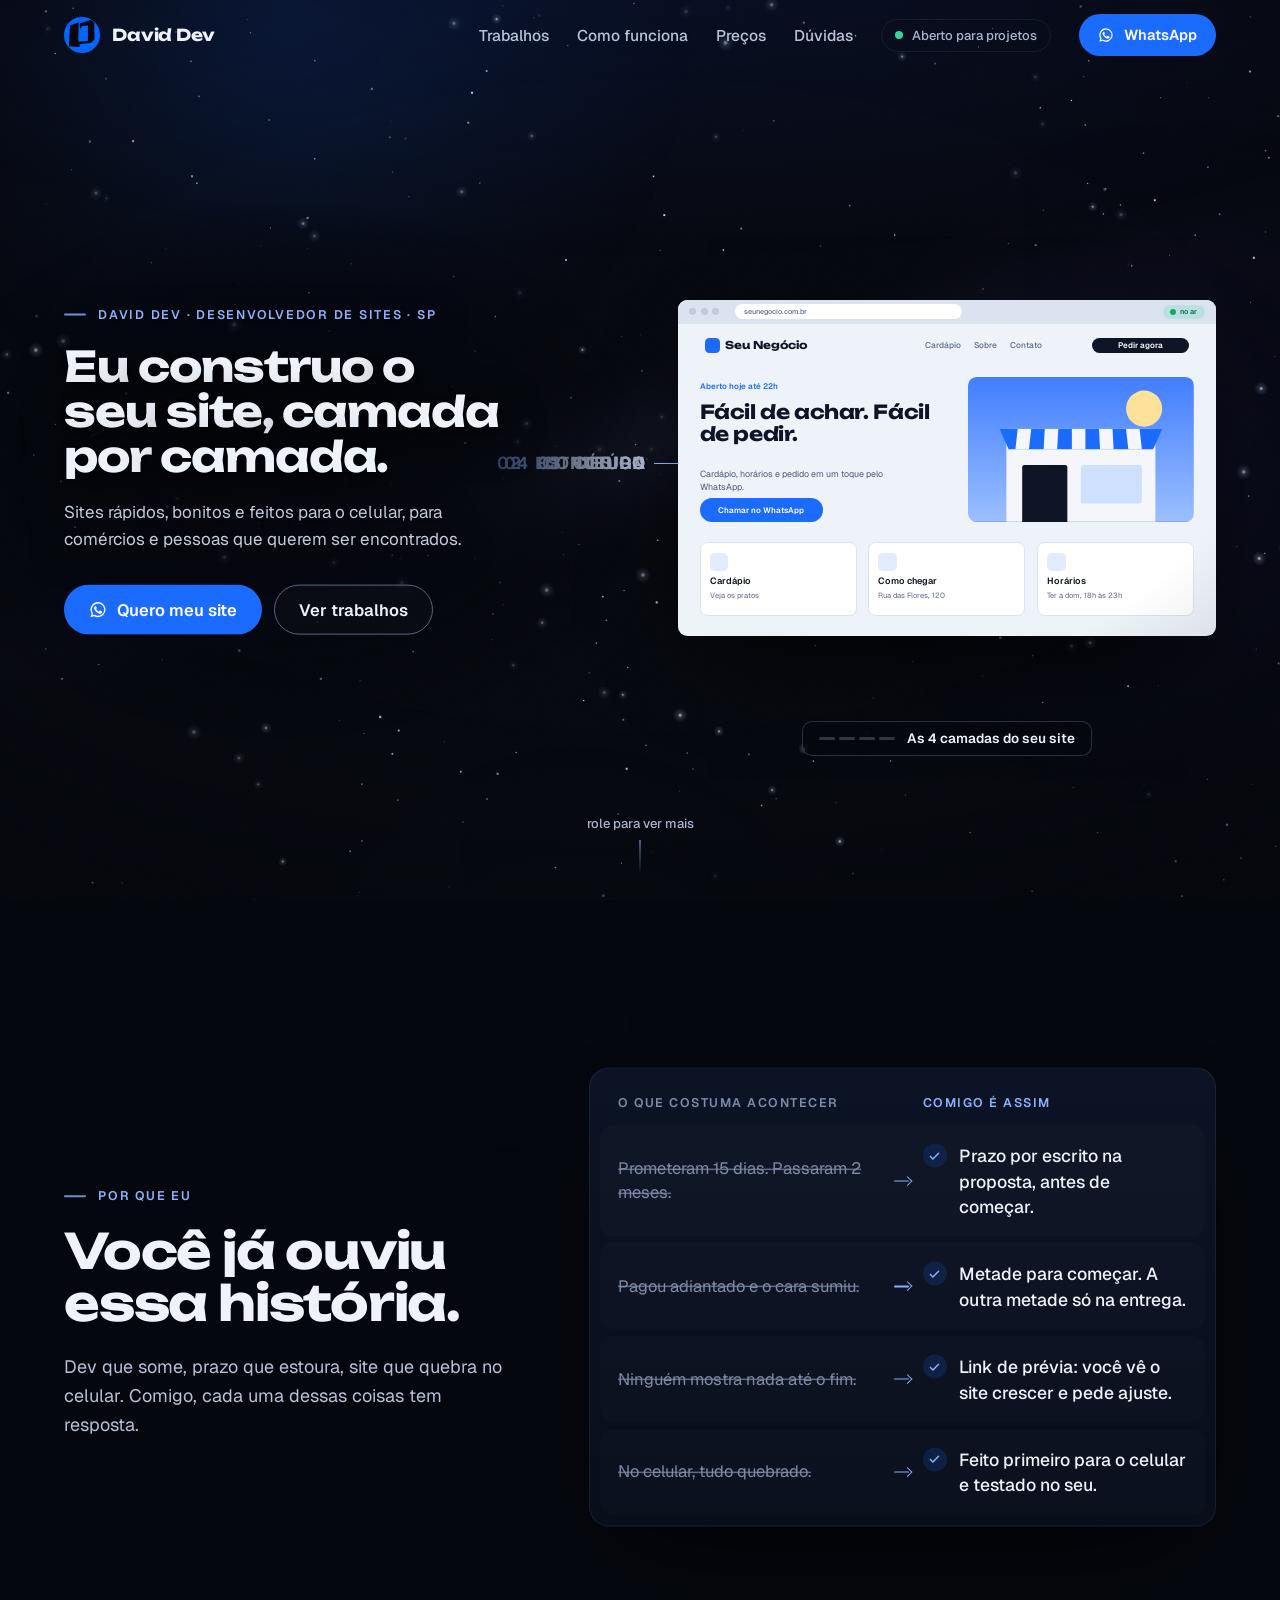
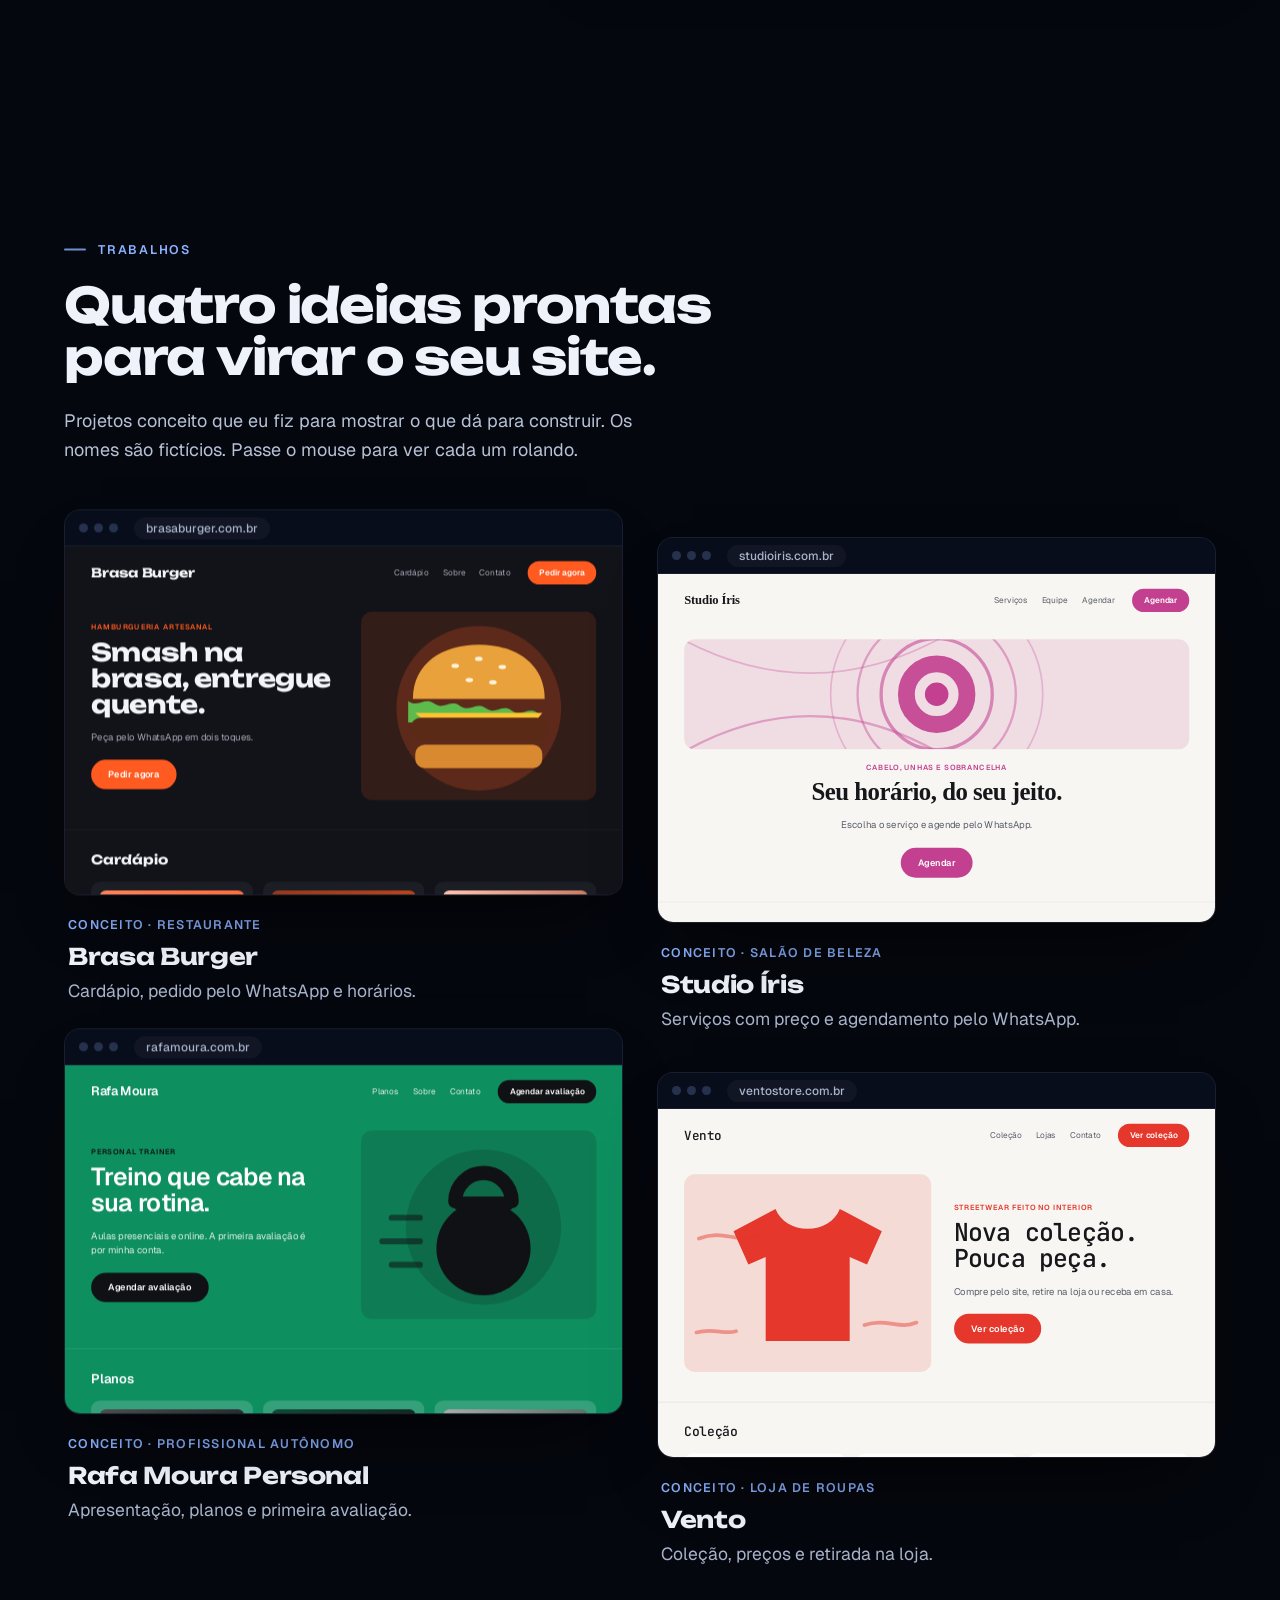
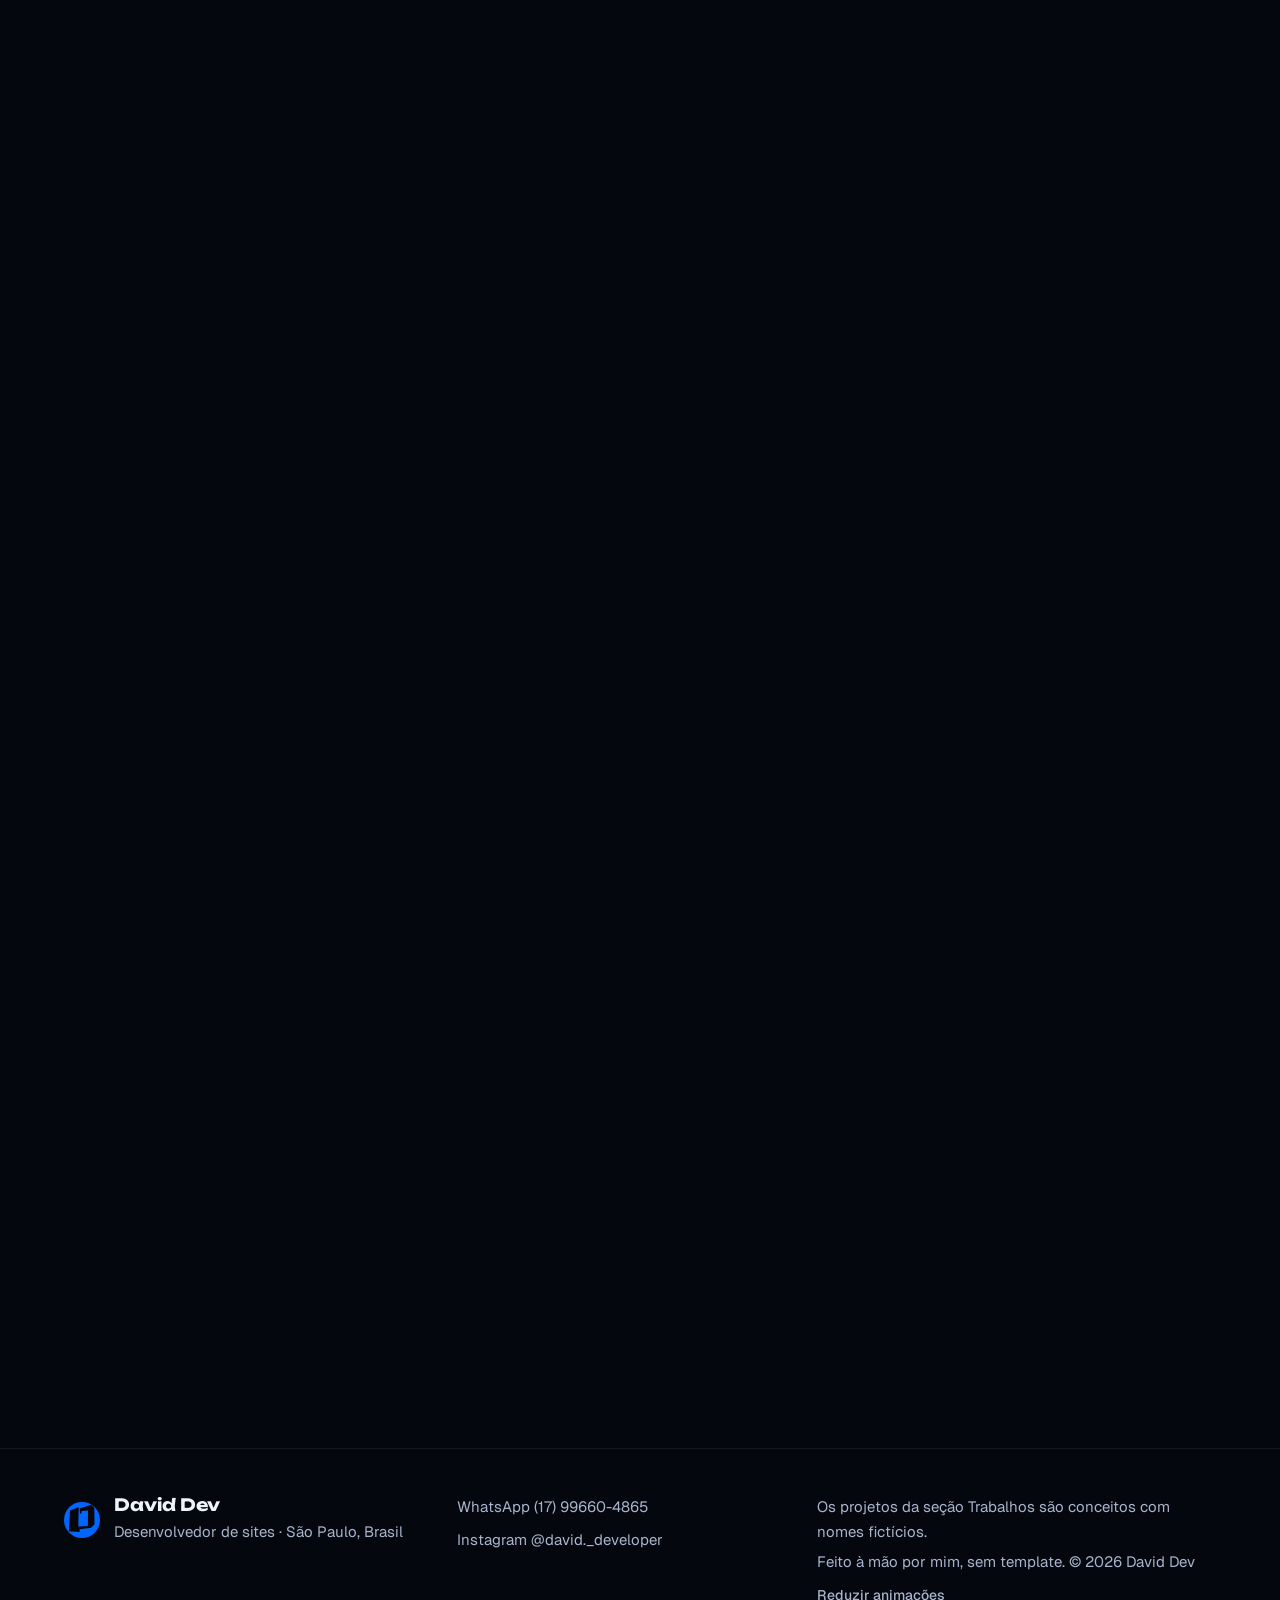
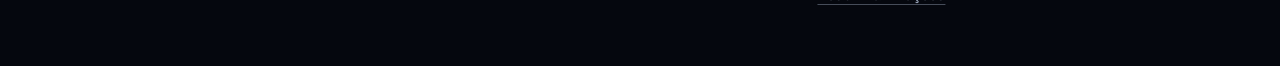
<file: index.html>
<!doctype html>
<html lang="pt-BR">
<head>
<meta charset="utf-8">
<meta name="viewport" content="width=device-width, initial-scale=1">
<title>DavidDevPortifolio · Criação de sites para comércios e pessoas em SP</title>
<meta name="description" content="Criação de sites rápidos e feitos para o celular, para comércios e profissionais. Prazo por escrito, metade na entrega. Orçamento pelo WhatsApp.">
<meta name="robots" content="index,follow,max-image-preview:large">
<meta name="author" content="David Dev">
<meta name="theme-color" content="#05070E">
<link rel="canonical" href="https://davizzinn.github.io/daviddevport/">
<link rel="icon" href="favicon.ico" sizes="48x48">
<link rel="icon" type="image/svg+xml" href="assets/logo.svg">
<link rel="apple-touch-icon" href="apple-touch-icon.png">
<meta property="og:type" content="website">
<meta property="og:locale" content="pt_BR">
<meta property="og:site_name" content="DavidDevPortifolio">
<meta property="og:title" content="DavidDevPortifolio · Criação de sites para comércios e pessoas">
<meta property="og:description" content="Eu construo o seu site, camada por camada. Prazo por escrito, metade na entrega.">
<!-- DEPLOY STEP: URLs absolutas do site no ar (https://davizzinn.github.io/daviddevport) -->
<meta property="og:url" content="https://davizzinn.github.io/daviddevport/">
<meta property="og:image" content="https://davizzinn.github.io/daviddevport/assets/og-daviddev.jpg">
<meta property="og:image:width" content="1200">
<meta property="og:image:height" content="630">
<meta property="og:image:alt" content="DavidDevPortifolio: logo do David Dev e o endereço davizzinn.github.io/daviddevport.">
<meta name="twitter:card" content="summary_large_image">
<meta name="twitter:title" content="DavidDevPortifolio · Criação de sites para comércios e pessoas">
<meta name="twitter:image" content="https://davizzinn.github.io/daviddevport/assets/og-daviddev.jpg">
<script type="application/ld+json">
{
  "@context": "https://schema.org",
  "@graph": [
    {
      "@type": "WebSite",
      "@id": "https://davizzinn.github.io/daviddevport/#site",
      "url": "https://davizzinn.github.io/daviddevport/",
      "name": "DavidDevPortifolio",
      "alternateName": "David Dev",
      "inLanguage": "pt-BR"
    },
    {
      "@type": "ProfessionalService",
      "@id": "https://davizzinn.github.io/daviddevport/#negocio",
      "name": "David Dev",
      "description": "Criação de sites para comércios e pessoas: página única, site completo, site animado e loja.",
      "url": "https://davizzinn.github.io/daviddevport/",
      "image": "https://davizzinn.github.io/daviddevport/assets/og-daviddev.jpg",
      "logo": "https://davizzinn.github.io/daviddevport/assets/icon-192.png",
      "telephone": "+55 17 99660-4865",
      "priceRange": "R$ 300 a R$ 9.000+",
      "address": { "@type": "PostalAddress", "addressRegion": "SP", "addressCountry": "BR" },
      "areaServed": [{ "@type": "State", "name": "São Paulo" }, { "@type": "Country", "name": "Brasil" }],
      "sameAs": ["https://instagram.com/david._developer"],
      "founder": { "@type": "Person", "name": "David", "jobTitle": "Desenvolvedor de sites" },
      "makesOffer": [
        { "@type": "Offer", "name": "Página única", "priceSpecification": { "@type": "PriceSpecification", "minPrice": 300, "priceCurrency": "BRL" } },
        { "@type": "Offer", "name": "Site completo", "priceSpecification": { "@type": "PriceSpecification", "minPrice": 1200, "priceCurrency": "BRL" } },
        { "@type": "Offer", "name": "Site animado ou loja", "priceSpecification": { "@type": "PriceSpecification", "minPrice": 4000, "priceCurrency": "BRL" } }
      ]
    }
  ]
}
</script>
<link rel="preconnect" href="https://fonts.googleapis.com">
<link rel="preconnect" href="https://fonts.gstatic.com" crossorigin>
<link rel="stylesheet" href="https://fonts.googleapis.com/css2?family=Geist:wght@400..700&family=JetBrains+Mono:wght@500&family=Unbounded:wght@500;700&display=swap">
<link rel="stylesheet" href="assets/site.css?v=10">
<script>document.documentElement.classList.add('js')</script>
</head>
<body>
<a class="skip" href="#main">Pular para o conteúdo</a>

<svg class="sprite" aria-hidden="true" focusable="false">
  <symbol id="plate" viewBox="0 0 48 28">
    <polygon points="24,0 48,12 24,24 0,12" style="fill:var(--pf,#131C33);stroke:var(--ps,#5B6A8C)" stroke-width="1" stroke-linejoin="round"/>
    <polygon points="0,12 24,24 24,28 0,16" style="fill:var(--pl,#0A1020);stroke:var(--ps,#5B6A8C)" stroke-width="1" stroke-linejoin="round"/>
    <polygon points="24,24 48,12 48,16 24,28" style="fill:var(--pr,#0C1326);stroke:var(--ps,#5B6A8C)" stroke-width="1" stroke-linejoin="round"/>
  </symbol>
  <symbol id="logo" viewBox="0 0 600 600">
    <circle cx="300" cy="300" r="300" fill="#0066FF"/>
    <g fill="#05070D"><path d="M100 140 245 86 238 410 262 412 260 498 82 486Z"/><path d="M262 108 448 46 505 96 508 372 452 428 258 455 256 410 398 400 400 140 292 148 290 186 266 190Z"/></g>
  </symbol>
  <symbol id="arrow" viewBox="0 0 24 24">
    <path d="M7 17 17 7M9 7h8v8" fill="none" stroke="currentColor" stroke-width="2" stroke-linecap="round" stroke-linejoin="round"/>
  </symbol>
  <symbol id="close" viewBox="0 0 24 24">
    <path d="M6 6l12 12M18 6 6 18" fill="none" stroke="currentColor" stroke-width="2" stroke-linecap="round"/>
  </symbol>
  <symbol id="check" viewBox="0 0 24 24">
    <path d="M5.5 12.5l4 4L18.5 7.5" fill="none" stroke="currentColor" stroke-width="2.4" stroke-linecap="round" stroke-linejoin="round"/>
  </symbol>
  <symbol id="wa" viewBox="0 0 24 24">
    <path fill="currentColor" d="M12 2a10 10 0 0 0-8.6 15.1L2 22l5-1.3A10 10 0 1 0 12 2Zm0 18.2a8.2 8.2 0 0 1-4.2-1.2l-.3-.2-3 .8.8-2.9-.2-.3A8.2 8.2 0 1 1 12 20.2Zm4.5-6.1c-.2-.1-1.5-.7-1.7-.8-.2-.1-.4-.1-.6.1l-.8 1c-.1.2-.3.2-.5.1a6.7 6.7 0 0 1-3.3-2.9c-.3-.4.3-.4.7-1.4.1-.2 0-.3 0-.4l-.8-1.8c-.2-.5-.4-.4-.6-.4h-.5a1 1 0 0 0-.7.3 3 3 0 0 0-.9 2.2 5.2 5.2 0 0 0 1.1 2.7 11.8 11.8 0 0 0 4.5 4c1.7.7 2.3.8 3.2.6a2.7 2.7 0 0 0 1.8-1.2 2.2 2.2 0 0 0 .1-1.3c0-.1-.2-.2-.5-.3Z"/>
  </symbol>
</svg>

<div class="ambient" aria-hidden="true">
  <div class="aurs" id="aurs">
    <div class="aur aur-a"></div>
    <div class="aur aur-b"></div>
    <div class="aur aur-c"></div>
  </div>
  <div class="galaxy" id="galaxy"><i class="gx-glow"></i></div>
  <canvas class="sky" id="skycv"></canvas>
  <i class="meteor" id="meteor"></i>
  <div class="amb-spot" id="spot"></div>
  <div class="horizon" id="horizon"></div>
  <div class="amb-grain"></div>
</div>

<header class="nav" id="nav">
  <nav class="nav-in" aria-label="Principal">
    <a class="brand" href="#topo" aria-label="David Dev, início">
      <svg class="brand-logo" aria-hidden="true"><use href="#logo"/></svg>
      <span class="brand-name">David Dev</span>
    </a>
    <ul class="nav-links">
      <li><a href="#trabalhos">Trabalhos</a></li>
      <li><a href="#como-funciona">Como funciona</a></li>
      <li><a href="#precos">Preços</a></li>
      <li><a href="#duvidas">Dúvidas</a></li>
    </ul>
    <span class="status"><i class="dot" aria-hidden="true"></i>Aberto para projetos</span>
    <a class="btn btn-sm magnet" href="https://wa.me/5517996604865" data-wa="Oi David! Vi seu portfólio e quero fazer um site." target="_blank" rel="noopener">
      <svg class="ico" aria-hidden="true"><use href="#wa"/></svg>WhatsApp
    </a>
    <button class="menu-btn" type="button" aria-expanded="false" aria-controls="menu" aria-label="Abrir menu"><i></i><i></i></button>
  </nav>
  <div class="menu" id="menu">
    <ul>
      <li><a href="#trabalhos">Trabalhos</a></li>
      <li><a href="#como-funciona">Como funciona</a></li>
      <li><a href="#monte">Monte o seu</a></li>
      <li><a href="#precos">Preços</a></li>
      <li><a href="#duvidas">Dúvidas</a></li>
    </ul>
    <p class="menu-status"><i class="dot" aria-hidden="true"></i>Aberto para projetos</p>
  </div>
</header>

<main id="main" tabindex="-1">

<section class="hero" id="topo" aria-label="Apresentação">
  <div class="stage">
    <div class="scene" aria-hidden="true" inert>
      <div class="float">
        <div class="ptilt" id="ptilt">
        <div class="stack" id="stack">

          <div class="layer l-code" data-i="0">
            <div class="plate">
              <div class="code">
                <span class="cl" style="--i:0"><em>01</em><u>&lt;header</u> <s>class</s>=<q>"topo"</q><u>&gt;</u></span>
                <span class="cl" style="--i:1"><em>02</em>  <u>&lt;a</u> <s>class</s>=<q>"marca"</q><u>&gt;</u>Seu Negócio<u>&lt;/a&gt;</u></span>
                <span class="cl" style="--i:2"><em>03</em>  <u>&lt;a</u> <s>href</s>=<q>"wa.me/55..."</q><u>&gt;</u>Pedir<u>&lt;/a&gt;</u></span>
                <span class="cl" style="--i:3"><em>04</em><u>&lt;/header&gt;</u></span>
                <span class="cl" style="--i:4"><em>05</em><u>&lt;section</u> <s>class</s>=<q>"hero"</q><u>&gt;</u></span>
                <span class="cl" style="--i:5"><em>06</em>  <u>&lt;h1&gt;</u>Fácil de achar.<u>&lt;/h1&gt;</u></span>
                <span class="cl" style="--i:6"><em>07</em>  <u>&lt;p&gt;</u>Aberto hoje até 22h<u>&lt;/p&gt;</u></span>
                <span class="cl" style="--i:7"><em>08</em><u>&lt;/section&gt;</u></span>
                <span class="cl" style="--i:8"><em>09</em><b>.hero</b> { <s>display</s>: grid; }<i class="caret"></i></span>
              </div>
            </div>
            <div class="anno"><span>01</span> código</div>
          </div>

          <div class="layer l-wire" data-i="1">
            <div class="plate">
              <i class="wb wb-nav"></i><i class="wb wb-logo"></i><i class="wb wb-links"></i><i class="wb wb-btn"></i>
              <i class="wb wb-kick"></i><i class="wb wb-h"></i><i class="wb wb-p"></i><i class="wb wb-cta"></i>
              <i class="wb wb-art"><svg viewBox="0 0 10 10" preserveAspectRatio="none"><path d="M0 0 10 10M10 0 0 10" vector-effect="non-scaling-stroke"/></svg></i>
              <i class="wb wb-c1"></i><i class="wb wb-c2"></i><i class="wb wb-c3"></i>
              <span class="dim dim-w">1280</span><span class="dim dim-h">grid 12</span>
            </div>
            <div class="anno"><span>02</span> estrutura</div>
          </div>

          <div class="layer l-design" data-i="2">
            <div class="plate">
              <i class="db db-logo"></i><i class="db db-btn"></i>
              <i class="db db-h"></i><i class="db db-h2"></i><i class="db db-cta"></i>
              <i class="db db-art"></i>
              <i class="db db-c1"></i><i class="db db-c2"></i><i class="db db-c3"></i>
              <span class="swatches"><i></i><i></i><i></i><i></i></span>
              <span class="aa">Aa</span>
            </div>
            <div class="anno"><span>03</span> design</div>
          </div>

          <div class="layer l-content" data-i="3">
            <div class="plate">
              <div class="chrome"><i></i><i></i><i></i><span class="url">seunegocio.com.br</span><span class="onair"><b></b>no ar</span></div>
              <div class="cs">
                <span class="cs-logo"><b></b>Seu Negócio</span>
                <span class="cs-links"><i>Cardápio</i><i>Sobre</i><i>Contato</i></span>
                <span class="cs-btn">Pedir agora</span>
                <span class="cs-kick">Aberto hoje até 22h</span>
                <span class="cs-h">Fácil de achar. Fácil de pedir.</span>
                <span class="cs-p">Cardápio, horários e pedido em um toque pelo WhatsApp.</span>
                <span class="cs-cta">Chamar no WhatsApp</span>
                <span class="cs-art">
                  <svg viewBox="0 0 200 140" preserveAspectRatio="xMidYMid slice">
                    <defs><linearGradient id="sky" x1="0" y1="0" x2="0" y2="1"><stop offset="0" stop-color="#3D7BFF"/><stop offset="1" stop-color="#9FC2FF"/></linearGradient></defs>
                    <rect width="200" height="140" fill="url(#sky)"/>
                    <circle cx="156" cy="34" r="16" fill="#FFE29A"/>
                    <rect x="34" y="52" width="132" height="88" fill="#F4F6FB"/>
                    <path d="M28 52h144l-8 18H36Z" fill="#1B6BFF"/>
                    <path d="M44 52h12l-2 18h-12ZM68 52h12l-1 18H67ZM92 52h12v18H92ZM116 52h12l1 18h-12ZM140 52h12l2 18h-12Z" fill="#F4F6FB"/>
                    <rect x="48" y="84" width="40" height="56" rx="2" fill="#0E1527"/>
                    <rect x="100" y="84" width="54" height="34" rx="2" fill="#CFE0FF"/>
                    <rect x="0" y="134" width="200" height="6" fill="#0E1527" opacity=".25"/>
                  </svg>
                </span>
                <span class="cs-card c1"><i></i><b>Cardápio</b><em>Veja os pratos</em></span>
                <span class="cs-card c2"><i></i><b>Como chegar</b><em>Rua das Flores, 120</em></span>
                <span class="cs-card c3"><i></i><b>Horários</b><em>Ter a dom, 18h às 23h</em></span>
              </div>
            </div>
            <div class="anno"><span>04</span> conteúdo</div>
          </div>

        </div>
        </div>
      </div>
    </div>

    <div class="scrim" aria-hidden="true"></div>

    <div class="static-copy rv-group">
      <p class="kick rv">David Dev · desenvolvedor de sites · SP</p>
      <h1 class="t rv-words">Eu construo o seu site, camada por camada.</h1>
      <p class="s rv">Sites rápidos, bonitos e feitos para o celular, para comércios e pessoas que querem ser encontrados.</p>
      <p class="cta-row rv">
        <a class="btn magnet" href="https://wa.me/5517996604865" data-wa="Oi David! Vi seu portfólio e quero fazer um site." target="_blank" rel="noopener"><svg class="ico" aria-hidden="true"><use href="#wa"/></svg>Quero meu site</a>
        <a class="btn btn-ghost" href="#trabalhos">Ver trabalhos</a>
      </p>
    </div>

    <div class="hud chip" aria-hidden="true">
      <span class="hud-ticks"><i></i><i></i><i></i><i></i></span>
      <span class="hud-t" id="hudT">As 4 camadas do seu site</span>
    </div>
    <div class="cue" aria-hidden="true"><span>role para ver mais</span><i></i></div>
  </div>
</section>

<section class="sec why" id="por-que" aria-labelledby="why-h">
  <div class="wrap why-grid">
    <div class="why-copy rv-group" data-depth="0.05">
      <p class="kick rv">Por que eu</p>
      <h2 id="why-h" class="h2 rv-words">Você já ouviu essa história.</h2>
      <p class="lede rv">Dev que some, prazo que estoura, site que quebra no celular. Comigo, cada uma dessas coisas tem resposta.</p>
    </div>
    <div class="cmp spot rv-group" data-depth="-0.04">
      <div class="cmp-head rv" aria-hidden="true"><span class="h-old">O que costuma acontecer</span><span class="h-new">Comigo é assim</span></div>
      <ul class="cmp-list" aria-label="O que muda trabalhando comigo">
        <li class="cmp-row rv">
          <p class="old"><span class="sr">O que costuma acontecer: </span><span class="strk">Prometeram 15 dias. Passaram 2 meses.</span></p>
          <span class="arrow" aria-hidden="true"></span>
          <p class="new"><span class="ok" aria-hidden="true"><svg><use href="#check"/></svg></span><span class="sr">Comigo: </span><span class="sweep">Prazo por escrito na proposta, antes de começar.</span></p>
        </li>
        <li class="cmp-row rv">
          <p class="old"><span class="sr">O que costuma acontecer: </span><span class="strk">Pagou adiantado e o cara sumiu.</span></p>
          <span class="arrow" aria-hidden="true"></span>
          <p class="new"><span class="ok" aria-hidden="true"><svg><use href="#check"/></svg></span><span class="sr">Comigo: </span><span class="sweep">Metade para começar. A outra metade só na entrega.</span></p>
        </li>
        <li class="cmp-row rv">
          <p class="old"><span class="sr">O que costuma acontecer: </span><span class="strk">Ninguém mostra nada até o fim.</span></p>
          <span class="arrow" aria-hidden="true"></span>
          <p class="new"><span class="ok" aria-hidden="true"><svg><use href="#check"/></svg></span><span class="sr">Comigo: </span><span class="sweep">Link de prévia: você vê o site crescer e pede ajuste.</span></p>
        </li>
        <li class="cmp-row rv">
          <p class="old"><span class="sr">O que costuma acontecer: </span><span class="strk">No celular, tudo quebrado.</span></p>
          <span class="arrow" aria-hidden="true"></span>
          <p class="new"><span class="ok" aria-hidden="true"><svg><use href="#check"/></svg></span><span class="sr">Comigo: </span><span class="sweep">Feito primeiro para o celular e testado no seu.</span></p>
        </li>
      </ul>
    </div>
  </div>
</section>

<section class="sec works" id="trabalhos" aria-labelledby="works-h">
  <div class="wrap">
    <div class="sec-head rv-group" data-depth="0.06">
      <p class="kick rv">Trabalhos</p>
      <h2 id="works-h" class="h2 rv-words">Quatro ideias prontas para virar o seu site.</h2>
      <p class="lede rv">Projetos conceito que eu fiz para mostrar o que dá para construir. Os nomes são fictícios. <span class="hint-fine">Passe o mouse para ver cada um rolando.</span><span class="hint-touch">Cada um rola sozinho para você ver a página inteira.</span></p>
    </div>
    <div class="works-grid">
      <article class="work rv-group" data-depth="0.03">
        <div class="tilt"><div class="frame spot rv" aria-hidden="true"><div class="frame-bar"><i></i><i></i><i></i><span>brasaburger.com.br</span></div><div class="ms-view" data-ms="restaurante" data-style="escuro"></div></div><button class="work-open" type="button" aria-haspopup="dialog" data-open="restaurante">Ver projeto<svg class="ico" aria-hidden="true"><use href="#arrow"/></svg><span class="sr"> Brasa Burger</span></button></div>
        <div class="work-meta rv">
          <p class="tag">Conceito · Restaurante</p>
          <h3>Brasa Burger</h3>
          <p>Cardápio, pedido pelo WhatsApp e horários.</p>
        </div>
      </article>
      <article class="work rv-group" data-depth="0.08">
        <div class="tilt"><div class="frame spot rv" aria-hidden="true"><div class="frame-bar"><i></i><i></i><i></i><span>studioiris.com.br</span></div><div class="ms-view" data-ms="beleza" data-style="claro"></div></div><button class="work-open" type="button" aria-haspopup="dialog" data-open="beleza">Ver projeto<svg class="ico" aria-hidden="true"><use href="#arrow"/></svg><span class="sr"> Studio Íris</span></button></div>
        <div class="work-meta rv">
          <p class="tag">Conceito · Salão de beleza</p>
          <h3>Studio Íris</h3>
          <p>Serviços com preço e agendamento pelo WhatsApp.</p>
        </div>
      </article>
      <article class="work rv-group" data-depth="0.03">
        <div class="tilt"><div class="frame spot rv" aria-hidden="true"><div class="frame-bar"><i></i><i></i><i></i><span>rafamoura.com.br</span></div><div class="ms-view" data-ms="profissional" data-style="vibrante"></div></div><button class="work-open" type="button" aria-haspopup="dialog" data-open="profissional">Ver projeto<svg class="ico" aria-hidden="true"><use href="#arrow"/></svg><span class="sr"> Rafa Moura Personal</span></button></div>
        <div class="work-meta rv">
          <p class="tag">Conceito · Profissional autônomo</p>
          <h3>Rafa Moura Personal</h3>
          <p>Apresentação, planos e primeira avaliação.</p>
        </div>
      </article>
      <article class="work rv-group" data-depth="0.08">
        <div class="tilt"><div class="frame spot rv" aria-hidden="true"><div class="frame-bar"><i></i><i></i><i></i><span>ventostore.com.br</span></div><div class="ms-view" data-ms="loja" data-style="claro"></div></div><button class="work-open" type="button" aria-haspopup="dialog" data-open="loja">Ver projeto<svg class="ico" aria-hidden="true"><use href="#arrow"/></svg><span class="sr"> Vento</span></button></div>
        <div class="work-meta rv">
          <p class="tag">Conceito · Loja de roupas</p>
          <h3>Vento</h3>
          <p>Coleção, preços e retirada na loja.</p>
        </div>
      </article>
    </div>
  </div>
</section>

<section class="sec steps-sec" id="como-funciona" aria-labelledby="steps-h">
  <div class="wrap">
    <div class="sec-head center rv-group" data-depth="0.06">
      <p class="kick rv">Como funciona</p>
      <h2 id="steps-h" class="h2 rv-words">Quatro etapas. Você acompanha todas.</h2>
    </div>
    <div class="steps-wrap" id="steps">
    <div class="track" aria-hidden="true"><i class="track-line"></i></div>
    <ol class="steps">
      <li class="step" data-at="0.06">
        <svg class="plates" viewBox="0 0 48 60" aria-hidden="true"><use href="#plate" class="pt top" y="30" width="48" height="28"/></svg>
        <span class="num">01</span>
        <h3>Conversa</h3>
        <p>A gente conversa no WhatsApp. Você conta do seu negócio e eu faço as perguntas certas.</p>
      </li>
      <li class="step" data-at="0.36">
        <svg class="plates" viewBox="0 0 48 60" aria-hidden="true"><use href="#plate" class="pt" y="30" width="48" height="28"/><use href="#plate" class="pt top" y="22" width="48" height="28"/></svg>
        <span class="num">02</span>
        <h3>Proposta</h3>
        <p>Você recebe por escrito o que o site vai ter, o prazo e o preço. Sem surpresa.</p>
      </li>
      <li class="step" data-at="0.64">
        <svg class="plates" viewBox="0 0 48 60" aria-hidden="true"><use href="#plate" class="pt" y="30" width="48" height="28"/><use href="#plate" class="pt" y="22" width="48" height="28"/><use href="#plate" class="pt top" y="14" width="48" height="28"/></svg>
        <span class="num">03</span>
        <h3>Construção</h3>
        <p>Eu construo e te mando um link de prévia. Você vê o site crescer e pede ajustes.</p>
      </li>
      <li class="step" data-at="0.92">
        <svg class="plates" viewBox="0 0 48 60" aria-hidden="true"><use href="#plate" class="pt" y="30" width="48" height="28"/><use href="#plate" class="pt" y="22" width="48" height="28"/><use href="#plate" class="pt" y="14" width="48" height="28"/><use href="#plate" class="pt top" y="6" width="48" height="28"/></svg>
        <span class="num">04</span>
        <h3>No ar</h3>
        <p>Site publicado no seu domínio e testado no celular. Aí você paga a segunda metade.</p>
      </li>
    </ol>
    </div>
  </div>
</section>

<section class="sec build" id="monte" aria-labelledby="build-h">
  <div class="wrap build-grid">
    <div class="build-controls rv-group">
      <p class="kick rv">Monte o seu</p>
      <h2 id="build-h" class="h2 rv-words">Monte o seu em dez segundos.</h2>
      <p class="lede rv">Escolha o tipo de negócio, o estilo e o que não pode faltar. As camadas se encaixam na hora.</p>
      <form class="cfg rv" id="cfg" aria-describedby="cfg-out">
        <fieldset>
          <legend>Negócio</legend>
          <div class="chips">
            <label><input type="radio" name="biz" value="restaurante" checked><span>Restaurante</span></label>
            <label><input type="radio" name="biz" value="beleza"><span>Beleza</span></label>
            <label><input type="radio" name="biz" value="profissional"><span>Profissional</span></label>
            <label><input type="radio" name="biz" value="loja"><span>Loja</span></label>
          </div>
        </fieldset>
        <fieldset>
          <legend>Estilo</legend>
          <div class="chips">
            <label><input type="radio" name="estilo" value="escuro" checked><span>Escuro</span></label>
            <label><input type="radio" name="estilo" value="claro"><span>Claro</span></label>
            <label><input type="radio" name="estilo" value="vibrante"><span>Vibrante</span></label>
          </div>
        </fieldset>
        <fieldset>
          <legend>Não pode faltar</legend>
          <div class="chips">
            <label><input type="checkbox" name="x" value="items" checked><span>Cardápio ou catálogo</span></label>
            <label><input type="checkbox" name="x" value="gallery"><span>Galeria de fotos</span></label>
            <label><input type="checkbox" name="x" value="map"><span>Mapa e horários</span></label>
            <label><input type="checkbox" name="x" value="anim"><span>Animações no scroll</span></label>
          </div>
        </fieldset>
      </form>
    </div>
    <div class="build-out rv-group" data-depth="-0.03">
      <div class="preview rv" aria-hidden="true">
        <div class="frame spot"><div class="frame-bar"><i></i><i></i><i></i><span id="pv-url">seunegocio.com.br</span></div>
          <div class="pv-body">
            <div class="ms-view" id="pv" data-ms="restaurante" data-style="escuro"></div>
            <div class="sheet sh-code"><span></span><span></span><span></span><span></span><span></span><span></span></div>
            <div class="sheet sh-wire"><i></i><i></i><i></i><i></i></div>
            <div class="sheet sh-design"><i></i><i></i><i></i></div>
          </div>
        </div>
      </div>
      <div class="cfg-out rv" id="cfg-out" aria-live="polite">
        <p class="pk-line">Seu site: <b id="pk-name">Página única</b>, a partir de <b id="pk-price">R$&nbsp;300</b>.</p>
        <p class="pk-note">O valor final vem por escrito na proposta.</p>
        <a class="btn magnet" id="pk-send" href="https://wa.me/5517996604865" target="_blank" rel="noopener"><svg class="ico" aria-hidden="true"><use href="#wa"/></svg>Mandar essa ideia no WhatsApp</a>
      </div>
    </div>
  </div>
</section>

<section class="sec prices" id="precos" aria-labelledby="prices-h">
  <div class="wrap">
    <div class="sec-head rv-group" data-depth="0.06">
      <p class="kick rv">Preços</p>
      <h2 id="prices-h" class="h2 rv-words">Preço claro desde a primeira conversa.</h2>
    </div>
    <div class="tiers">
      <article class="tier spot spot-fill tilt rv-group">
        <svg class="plates rv" viewBox="0 0 48 60" aria-hidden="true"><use href="#plate" class="pt top" y="30" width="48" height="28"/></svg>
        <h3 class="rv">Página única</h3>
        <p class="price rv"><span>a partir de</span> R$&nbsp;300</p>
        <p class="desc rv">Uma página com tudo que seu cliente precisa: quem você é, o que faz, onde fica e o botão do WhatsApp.</p>
        <ul class="rv"><li>Feita para celular</li><li>Botão de WhatsApp</li><li>Mapa e horários</li><li>Pronta em poucos dias</li></ul>
        <div class="tier-cta rv"><a class="btn btn-ghost" href="https://wa.me/5517996604865" data-wa="Oi David! Vi o pacote Página única no seu site e quero um orçamento." target="_blank" rel="noopener">Quero esse</a></div>
      </article>
      <article class="tier tier-hi spot spot-fill tilt rv-group">
        <i class="tier-glow" aria-hidden="true"></i>
        <svg class="plates rv" viewBox="0 0 48 60" aria-hidden="true"><use href="#plate" class="pt" y="30" width="48" height="28"/><use href="#plate" class="pt" y="22" width="48" height="28"/><use href="#plate" class="pt top" y="14" width="48" height="28"/></svg>
        <h3 class="rv">Site completo</h3>
        <p class="price rv"><span>a partir de</span> R$&nbsp;1.200</p>
        <p class="desc rv">Para o negócio que quer passar confiança e ser achado no Google.</p>
        <ul class="rv"><li>Várias seções ou páginas</li><li>Cardápio, catálogo ou serviços</li><li>Galeria de fotos</li><li>Pronto para o Google</li></ul>
        <div class="tier-cta rv"><a class="btn" href="https://wa.me/5517996604865" data-wa="Oi David! Vi o pacote Site completo no seu site e quero um orçamento." target="_blank" rel="noopener">Quero esse</a></div>
      </article>
      <article class="tier spot spot-fill tilt rv-group">
        <svg class="plates rv" viewBox="0 0 48 60" aria-hidden="true"><use href="#plate" class="pt" y="30" width="48" height="28"/><use href="#plate" class="pt" y="22" width="48" height="28"/><use href="#plate" class="pt" y="14" width="48" height="28"/><use href="#plate" class="pt top" y="6" width="48" height="28"/></svg>
        <h3 class="rv">Site animado ou loja</h3>
        <p class="price rv"><span>a partir de</span> R$&nbsp;4.000</p>
        <p class="desc rv">Uma experiência que as pessoas lembram, como este site. Ou uma loja para vender online.</p>
        <ul class="rv"><li>Animações sob medida</li><li>Visual forte e único</li><li>Loja ou catálogo grande</li></ul>
        <div class="tier-cta rv"><a class="btn btn-ghost" href="https://wa.me/5517996604865" data-wa="Oi David! Vi o pacote Site animado ou loja no seu site e quero um orçamento." target="_blank" rel="noopener">Quero esse</a></div>
      </article>
    </div>
    <p class="tiers-note rv">Projetos maiores vão até R$&nbsp;9.000 ou mais. Pagamento: metade para começar, metade na entrega. Prazo por escrito na proposta.</p>
  </div>
</section>

<section class="sec faq" id="duvidas" aria-labelledby="faq-h">
  <div class="wrap faq-grid">
    <div class="faq-side rv-group">
      <p class="kick rv">Dúvidas</p>
      <h2 id="faq-h" class="h2 rv-words">As perguntas que todo mundo faz.</h2>
      <p class="lede rv">Não achou a sua? <a href="https://wa.me/5517996604865" data-wa="Oi David! Tenho uma dúvida sobre fazer um site." target="_blank" rel="noopener">Me pergunta no WhatsApp.</a></p>
    </div>
    <div class="qa-list rv-group">
      <div class="qa rv"><h3><button type="button" aria-expanded="false" aria-controls="qa1" id="qb1">Já tenho Instagram. Preciso mesmo de um site?<i aria-hidden="true"></i></button></h3><div class="qa-a" id="qa1" role="region" aria-labelledby="qb1"><div><p>O Instagram mostra, o site convence. Quando alguém procura seu serviço no Google, quem aparece é o site. E ele é seu, não depende do algoritmo.</p></div></div></div>
      <div class="qa rv"><h3><button type="button" aria-expanded="false" aria-controls="qa2" id="qb2">Quanto tempo demora?<i aria-hidden="true"></i></button></h3><div class="qa-a" id="qa2" role="region" aria-labelledby="qb2"><div><p>Depende do tamanho do projeto. O prazo vem escrito na proposta, antes de você pagar qualquer coisa, e você acompanha tudo por um link de prévia.</p></div></div></div>
      <div class="qa rv"><h3><button type="button" aria-expanded="false" aria-controls="qa3" id="qb3">Preciso pagar tudo antes?<i aria-hidden="true"></i></button></h3><div class="qa-a" id="qa3" role="region" aria-labelledby="qb3"><div><p>Não. Metade para começar e metade só quando o site estiver no ar e aprovado por você.</p></div></div></div>
      <div class="qa rv"><h3><button type="button" aria-expanded="false" aria-controls="qa4" id="qb4">Vai funcionar no celular?<i aria-hidden="true"></i></button></h3><div class="qa-a" id="qa4" role="region" aria-labelledby="qb4"><div><p>Vai. Eu desenho primeiro para o celular, porque é lá que seu cliente está, e testo em tela de verdade antes de entregar.</p></div></div></div>
      <div class="qa rv"><h3><button type="button" aria-expanded="false" aria-controls="qa5" id="qb5">Meu site vai aparecer no Google?<i aria-hidden="true"></i></button></h3><div class="qa-a" id="qa5" role="region" aria-labelledby="qb5"><div><p>Ele sai pronto para o Google: rápido, com título, descrição e endereço certos. Chegar no topo leva tempo, e eu te explico o que ajuda.</p></div></div></div>
      <div class="qa rv"><h3><button type="button" aria-expanded="false" aria-controls="qa6" id="qb6">E se eu quiser mudar algo depois?<i aria-hidden="true"></i></button></h3><div class="qa-a" id="qa6" role="region" aria-labelledby="qb6"><div><p>Me chama no WhatsApp. Ajuste pequeno é rápido. Mudança grande vira um orçamento novo, combinado antes.</p></div></div></div>
      <div class="qa rv"><h3><button type="button" aria-expanded="false" aria-controls="qa7" id="qb7">Domínio e hospedagem, como fica?<i aria-hidden="true"></i></button></h3><div class="qa-a" id="qa7" role="region" aria-labelledby="qb7"><div><p>Ficam no seu nome e você paga direto para a empresa. Eu te ajudo a escolher e configuro tudo.</p></div></div></div>
    </div>
  </div>
</section>

<section class="sec final" id="contato" aria-labelledby="final-h">
  <div class="wrap final-grid">
    <div class="final-art" aria-hidden="true" data-depth="0.1">
      <svg viewBox="0 0 220 222" class="final-stack">
        <g class="ghost"><use href="#plate" x="70" y="4" width="144" height="84"/></g>
        <use href="#plate" class="pt" x="70" y="132" width="144" height="84"/>
        <use href="#plate" class="pt" x="70" y="108" width="144" height="84"/>
        <use href="#plate" class="pt" x="70" y="84" width="144" height="84"/>
        <use href="#plate" class="pt top" x="70" y="60" width="144" height="84"/>
        <g class="leads"><path d="M58 40h10M58 96h10M58 120h10M58 144h10M58 168h10"/></g>
        <g class="labels"><text class="gl" x="54" y="43">sua ideia</text><text x="54" y="99">conteúdo</text><text x="54" y="123">design</text><text x="54" y="147">estrutura</text><text x="54" y="171">código</text></g>
      </svg>
    </div>
    <div class="final-copy rv-group">
      <p class="kick rv">Camada final</p>
      <h2 id="final-h" class="h2 rv-words">Falta uma camada: a sua ideia.</h2>
      <p class="lede rv">Me conta do seu negócio. Eu respondo rápido e te mando uma proposta por escrito.</p>
      <form class="lead spot rv" id="lead" novalidate>
        <div class="field">
          <label for="f-nome">Seu nome</label>
          <input id="f-nome" name="nome" type="text" autocomplete="given-name" placeholder="Como posso te chamar?" required>
        </div>
        <div class="field">
          <label for="f-neg">Seu negócio</label>
          <input id="f-neg" name="negocio" type="text" placeholder="Ex.: hamburgueria em Rio Preto" required>
        </div>
        <div class="field">
          <label for="f-msg">O que você precisa</label>
          <textarea id="f-msg" name="msg" rows="3" placeholder="Conta em poucas palavras. Pode ser simples."></textarea>
        </div>
        <p class="form-err" id="lead-err" role="alert" hidden>Preencha seu nome e seu negócio para eu saber com quem estou falando.</p>
        <button class="btn btn-lg magnet" type="submit"><svg class="ico" aria-hidden="true"><use href="#wa"/></svg>Enviar pelo WhatsApp</button>
        <p class="form-ok" id="lead-ok" role="status" hidden>Abrindo o seu WhatsApp com a mensagem pronta. É só apertar enviar. <a id="lead-link" href="https://wa.me/5517996604865" target="_blank" rel="noopener">Não abriu? Toque aqui.</a></p>
      </form>
      <p class="alt rv">Prefere o Instagram? <a href="https://instagram.com/david._developer" target="_blank" rel="noopener">@david._developer</a></p>
    </div>
  </div>
</section>

</main>

<footer class="foot">
  <div class="wrap foot-in">
    <div class="foot-brand">
      <svg class="brand-logo" aria-hidden="true"><use href="#logo"/></svg>
      <div>
        <p class="foot-name">David Dev</p>
        <p>Desenvolvedor de sites · São Paulo, Brasil</p>
      </div>
    </div>
    <ul class="foot-links">
      <li><a href="https://wa.me/5517996604865" data-wa="Oi David! Vi seu portfólio e quero fazer um site." target="_blank" rel="noopener">WhatsApp (17) 99660-4865</a></li>
      <li><a href="https://instagram.com/david._developer" target="_blank" rel="noopener">Instagram @david._developer</a></li>
    </ul>
    <div class="foot-notes">
      <p>Os projetos da seção Trabalhos são conceitos com nomes fictícios.</p>
      <p>Feito à mão por mim, sem template. © 2026 David Dev</p>
      <button class="motion-link" id="motionToggle" type="button" aria-pressed="true">Reduzir animações</button>
    </div>
  </div>
</footer>

<div class="pm" id="pm" role="dialog" aria-modal="true" aria-labelledby="pm-title">
  <div class="pm-backdrop" data-close></div>
  <div class="pm-panel" id="pm-panel">
    <button class="pm-close" type="button" data-close aria-label="Fechar projeto"><svg aria-hidden="true"><use href="#close"/></svg></button>
    <div class="pm-view frame" aria-hidden="true"><div class="frame-bar"><i></i><i></i><i></i><span id="pm-url"></span></div><div class="ms-view" id="pm-ms"></div></div>
    <div class="pm-info">
      <p class="tag" id="pm-tag"></p>
      <h3 id="pm-title"></h3>
      <p class="pm-desc" id="pm-desc"></p>
      <ul class="pm-list" id="pm-list"></ul>
      <p class="pm-pack" id="pm-pack"></p>
      <a class="btn magnet" id="pm-cta" href="https://wa.me/5517996604865" target="_blank" rel="noopener"><svg class="ico" aria-hidden="true"><use href="#wa"/></svg>Quero um site assim</a>
    </div>
  </div>
</div>

<script src="assets/site.js?v=10" defer></script>
</body>
</html>
</file>
<file: assets/site.css>
/* David Dev · portfólio. HTML, CSS e JS puros. */

:root{
  --canvas:#05070E;
  --panel:#0A0F1D;
  --panel-2:#0E1528;
  --accent:#1B6BFF;
  --accent-hover:#0F5BEB;
  --accent-muted:rgba(27,107,255,.26);
  --accent-text:#8AB2FF;
  --glint:#67E8F9;
  --text-primary:#EEF2FA;
  --text-secondary:#A8B4CB;
  --text-tertiary:#7E8BA6;
  --line:rgba(151,165,192,.11);
  --line-strong:#56648A;
  --ease-out:cubic-bezier(.16,1,.3,1);
  --ease-io:cubic-bezier(.65,0,.35,1);
  --ease-soft:cubic-bezier(.33,1,.68,1);
  --gutter:max(20px,5vw);
  --tshadow:0 1px 2px rgba(2,3,8,.95),0 3px 12px rgba(2,3,8,.8),0 10px 44px rgba(2,3,8,.85);
  --f-display:'Unbounded',ui-sans-serif,system-ui,sans-serif;
  --f-text:'Geist',ui-sans-serif,system-ui,-apple-system,'Segoe UI',sans-serif;
  --f-mono:'JetBrains Mono',ui-monospace,'Cascadia Mono',Consolas,monospace;
}

*,*::before,*::after{box-sizing:border-box}
html{overflow-x:hidden;overflow-x:clip;scroll-behavior:smooth;-webkit-text-size-adjust:100%;background:var(--canvas)}
body{margin:0;overflow-x:hidden;overflow-x:clip;background:var(--canvas);color:var(--text-primary);font:400 18px/1.62 var(--f-text);-webkit-font-smoothing:antialiased;text-rendering:optimizeLegibility;-webkit-tap-highlight-color:transparent}
img,svg{display:block;max-width:100%}
a{color:var(--accent-text);text-underline-offset:4px;text-decoration-thickness:1px;transition:color .35s var(--ease-out),text-decoration-color .35s var(--ease-out)}
a:hover{color:var(--text-primary)}
h1,h2,h3,p,ol,ul{margin:0}
ul,ol{padding:0;list-style:none}
button,input,textarea{font:inherit;color:inherit}
:focus-visible{outline:2px solid var(--accent-text);outline-offset:3px;border-radius:6px}
::selection{background:var(--accent);color:#fff}
.sr{position:absolute!important;width:1px;height:1px;padding:0;margin:-1px;overflow:hidden;clip:rect(0 0 0 0);white-space:nowrap;border:0}
.sprite{position:absolute;width:0;height:0;overflow:hidden}
.skip{position:fixed;left:16px;top:-60px;z-index:100;background:var(--accent);color:#fff;padding:10px 16px;border-radius:10px;text-decoration:none;font-weight:600;transition:top .3s var(--ease-out)}
.skip:focus{top:16px;color:#fff}
main{position:relative;z-index:1;outline:none}
.wrap{width:min(1240px,100% - 2*var(--gutter));margin-inline:auto}

/* ---------- fundo astral: nebulosas, galáxia, estrelas em camadas, planeta no fim ---------- */
.ambient{position:fixed;inset:0;z-index:0;pointer-events:none;overflow:hidden;background:radial-gradient(ellipse 140% 70% at 50% -10%,#08102A 0%,rgba(5,7,14,0) 55%)}
.aurs{position:absolute;inset:0;will-change:transform}
.aur{position:absolute;border-radius:50%;will-change:transform;opacity:var(--o,1);transition:opacity 1.2s var(--ease-soft)}
.aur-a{width:72vmax;height:72vmax;left:-14vmax;top:-34vmax;background:radial-gradient(circle,rgba(27,107,255,.13),rgba(27,107,255,.04) 38%,rgba(27,107,255,0) 64%);animation:aurA 46s var(--ease-io) -14s infinite alternate}
.aur-b{width:64vmax;height:64vmax;right:-24vmax;top:6vh;background:radial-gradient(circle,rgba(110,84,255,.10),rgba(110,84,255,.03) 38%,rgba(110,84,255,0) 64%);animation:aurB 60s var(--ease-io) -31s infinite alternate}
.aur-c{width:58vmax;height:58vmax;left:16vw;bottom:-38vmax;background:radial-gradient(circle,rgba(34,200,238,.06),rgba(34,200,238,.02) 38%,rgba(34,200,238,0) 64%);animation:aurC 52s var(--ease-io) -22s infinite alternate}
@keyframes aurA{to{transform:translate3d(24vw,20vh,0) scale(1.14)}}
@keyframes aurB{to{transform:translate3d(-28vw,26vh,0) scale(.88)}}
@keyframes aurC{to{transform:translate3d(-16vw,-32vh,0) scale(1.2)}}
.galaxy{position:absolute;left:-40vw;right:-40vw;top:10vh;height:80vh;will-change:transform;transform:rotate(-18deg)}
.gx-glow{position:absolute;inset:0;background:radial-gradient(ellipse 46% 16% at 50% 50%,rgba(150,175,255,.06),rgba(120,110,255,.025) 45%,rgba(120,110,255,0) 75%)}
.meteor{position:absolute;top:var(--ty,14%);left:var(--tx,72%);width:150px;height:1.5px;border-radius:2px;background:linear-gradient(90deg,rgba(190,215,255,0),rgba(210,228,255,.95));opacity:0;transform-origin:100% 50%;animation:meteor 16s linear 5s infinite}
@keyframes meteor{0%{opacity:0;transform:rotate(152deg) translateX(0)}1%{opacity:1}6%{opacity:0;transform:rotate(152deg) translateX(460px)}100%{opacity:0;transform:rotate(152deg) translateX(460px)}}
.horizon{position:absolute;left:0;right:0;top:100%;height:46vh;will-change:transform;background:radial-gradient(ellipse 150% 115% at 50% 120%,#05070E 0,#05070E 50%,#0A1430 57.4%,rgba(150,190,255,.6) 58.5%,rgba(40,110,255,.26) 59.6%,rgba(80,90,255,.09) 65%,rgba(5,7,14,0) 74%)}
.amb-spot{position:absolute;left:0;top:0;width:820px;height:820px;margin:-410px 0 0 -410px;border-radius:50%;background:radial-gradient(circle,rgba(70,130,255,.085),rgba(70,130,255,.03) 34%,rgba(70,130,255,0) 64%);transform:translate3d(50vw,30vh,0);will-change:transform;opacity:0;transition:opacity 1.4s var(--ease-soft)}
.amb-spot.on{opacity:1}
.amb-grain{position:absolute;inset:0;background:radial-gradient(ellipse 125% 95% at 50% 40%,rgba(2,3,8,0) 48%,rgba(2,3,8,.78) 100%)}
.amb-grain::after{content:"";position:absolute;inset:0;opacity:.05;background-image:url("data:image/svg+xml,%3Csvg xmlns='http://www.w3.org/2000/svg' width='160' height='160'%3E%3Cfilter id='n'%3E%3CfeTurbulence type='fractalNoise' baseFrequency='.9' numOctaves='2' stitchTiles='stitch'/%3E%3CfeColorMatrix values='0 0 0 0 1 0 0 0 0 1 0 0 0 0 1 0 0 0 .55 0'/%3E%3C/filter%3E%3Crect width='160' height='160' filter='url(%23n)'/%3E%3C/svg%3E")}
body.paused *,body.paused *::before,body.paused *::after{animation-play-state:paused!important}
/* modo leve (aparelho apertado): os enfeites de fundo param onde estão; a estrela cadente some até o aparelho folgar */
html.lite .aur,html.lite .float,html.lite .cue i,html.lite .dot::after,html.lite .preview .frame,html.lite .tier-glow,html.lite .ghost,html.lite .ms--anim .ms-art::after,html.lite .ms--anim .ms-art svg{animation-play-state:paused!important}
html.lite .meteor{animation:none!important;visibility:hidden}

/* ---------- botões ---------- */
.btn{position:relative;display:inline-flex;align-items:center;justify-content:center;gap:10px;min-height:50px;padding:0 24px;border-radius:999px;background:var(--accent);color:#fff;font:600 16.5px/1 var(--f-text);text-decoration:none;border:1px solid transparent;cursor:pointer;transition:background-color .4s var(--ease-out),transform .45s var(--ease-out),border-color .4s var(--ease-out),color .4s var(--ease-out);isolation:isolate;-webkit-user-select:none;user-select:none}
.btn::after{content:"";position:absolute;inset:-1px;border-radius:inherit;box-shadow:0 0 0 1px rgba(138,178,255,.5),0 12px 36px -8px rgba(27,107,255,.7);opacity:0;transition:opacity .45s var(--ease-out);z-index:-1;pointer-events:none}
.btn:active{transform:scale(.97)}
.btn-sm{min-height:42px;padding:0 18px;font-size:14.5px}
.btn-lg{min-height:56px;padding:0 28px;font-size:17px}
.btn-ghost{background:rgba(255,255,255,.02);border-color:var(--line-strong);color:var(--text-primary)}
.btn-ghost::after{box-shadow:0 0 0 1px rgba(138,178,255,.55)}
.ico{width:18px;height:18px;flex:none}
.btn-sm .ico{width:16px;height:16px}
@media (hover:hover){
  .btn:hover{background:var(--accent-hover);color:#fff}
  .btn:hover::after{opacity:1}
  .btn:not(.magnet):hover{transform:translateY(-2px)}
.magnet.pulling{will-change:transform}
  .btn-ghost:hover{background:rgba(27,107,255,.12);border-color:var(--accent-text)}
}
.chip{background:rgba(5,7,14,.86);border:1px solid rgba(86,100,138,.45);border-radius:10px}
.dot{width:8px;height:8px;border-radius:50%;background:#34D399;position:relative;flex:none;display:inline-block}
.dot::after{content:"";position:absolute;inset:-4px;border-radius:50%;border:2px solid #34D399;opacity:0;animation:pulse 2.8s var(--ease-out) -1.1s infinite}
@keyframes pulse{0%{opacity:.7;transform:scale(.6)}80%,100%{opacity:0;transform:scale(1.5)}}

/* brilho que segue o cursor (ou o toque) nas bordas e superfícies */
.spot{position:relative}
.spot>i.spot-ring{position:absolute;inset:0;z-index:3;border-radius:inherit;padding:1px;pointer-events:none;overflow:hidden;-webkit-mask:linear-gradient(#000 0 0) content-box,linear-gradient(#000 0 0);-webkit-mask-composite:xor;mask:linear-gradient(#000 0 0) content-box exclude,linear-gradient(#000 0 0);opacity:0;transition:opacity .6s var(--ease-soft)}
.spot>i.spot-pool{position:absolute;inset:0;z-index:0;border-radius:inherit;pointer-events:none;overflow:hidden;opacity:0;transition:opacity .6s var(--ease-soft)}
/* a luz em si: um círculo pronto que desliza com o mouse (antes o degradê era redesenhado a cada movimento) */
.spot>i>i{position:absolute;left:0;top:0;border-radius:50%;pointer-events:none;transform:translate3d(-999px,-999px,0)}
.spot>i.spot-ring>i{width:520px;height:520px;margin:-260px 0 0 -260px;background:radial-gradient(260px circle at center,rgba(150,190,255,.6),rgba(150,190,255,0) 70%)}
.spot>i.spot-pool>i{width:680px;height:680px;margin:-340px 0 0 -340px;background:radial-gradient(340px circle at center,rgba(70,130,255,.10),rgba(70,130,255,0) 70%)}
.spot.lit>i>i{will-change:transform}
.spot.lit>i.spot-ring,.spot.lit>i.spot-pool{opacity:1}
.tilt{transition:transform .9s var(--ease-out);transform-style:preserve-3d}
.tilt.tilting{transition:transform .25s var(--ease-soft)}

/* ---------- nav ---------- */
.nav{position:fixed;top:0;left:0;right:0;z-index:50;transition:background-color .6s var(--ease-out),border-color .6s var(--ease-out);border-bottom:1px solid transparent}
.nav.solid,.nav.menu-open{background:rgba(5,7,14,.93);border-bottom-color:var(--line)}
.nav-in{width:min(1240px,100% - 2*var(--gutter));margin-inline:auto;height:70px;display:flex;align-items:center;gap:28px}
.brand{display:flex;align-items:center;gap:12px;color:var(--text-primary);text-decoration:none}
.brand-logo{width:36px;height:36px;transition:transform .7s var(--ease-out)}
.brand:hover .brand-logo{transform:rotate(-12deg) scale(1.05)}
.brand-name{font:700 16.5px/1 var(--f-display);letter-spacing:-.01em;white-space:nowrap}
.nav-links{display:flex;gap:28px;margin-left:auto}
.nav-links a{position:relative;color:#B9C4D9;text-decoration:none;font-size:15.5px;font-weight:500;padding:6px 0}
.nav-links a::after{content:"";position:absolute;left:0;right:0;bottom:0;height:1.5px;border-radius:2px;background:var(--accent-text);transform:scaleX(0);transform-origin:right;transition:transform .5s var(--ease-out)}
.nav-links a:hover{color:var(--text-primary)}
.nav-links a:hover::after{transform:scaleX(1);transform-origin:left}
.status{display:inline-flex;align-items:center;gap:9px;font:500 13px/1 var(--f-text);color:var(--text-secondary);padding:9px 13px;border:1px solid var(--line);border-radius:999px;white-space:nowrap}
.menu-btn{display:none;position:relative;isolation:isolate;width:46px;height:46px;border-radius:12px;border:1px solid var(--line-strong);background:rgba(255,255,255,.02);cursor:pointer;flex:none}
.menu-btn i{position:absolute;left:13px;right:13px;height:2px;border-radius:2px;background:var(--text-primary);transition:transform .5s var(--ease-out)}
.menu-btn i:first-child{top:18px}
.menu-btn i:last-child{top:25px}
.nav.menu-open .menu-btn i:first-child{transform:translateY(3.5px) rotate(45deg)}
.nav.menu-open .menu-btn i:last-child{transform:translateY(-3.5px) rotate(-45deg)}
.menu{position:absolute;left:0;right:0;top:100%;padding:8px var(--gutter) 26px;background:rgba(5,7,14,.97);border-bottom:1px solid var(--line);visibility:hidden;opacity:0;transform:translateY(-14px);transition:opacity .5s var(--ease-out),transform .8s var(--ease-out),visibility 0s linear .8s}
.nav.menu-open .menu{visibility:visible;opacity:1;transform:none;transition-delay:0s}
.menu a{position:relative;isolation:isolate;display:block;padding:15px 2px;font:600 20px/1.2 var(--f-display);color:var(--text-primary);text-decoration:none;border-bottom:1px solid var(--line);opacity:0;transform:translateY(-12px);transition:opacity .6s var(--ease-out),transform .8s var(--ease-out),color .3s var(--ease-out)}
.menu a:active{color:var(--accent-text)}
.nav.menu-open .menu a{opacity:1;transform:none}
.nav.menu-open .menu li:nth-child(2) a{transition-delay:.07s}
.nav.menu-open .menu li:nth-child(3) a{transition-delay:.14s}
.nav.menu-open .menu li:nth-child(4) a{transition-delay:.21s}
.nav.menu-open .menu li:nth-child(5) a{transition-delay:.28s}
.menu-status{display:flex;align-items:center;gap:10px;margin-top:18px;color:var(--text-secondary);font-size:15px}

/* ---------- hero ---------- */
.hero{position:relative;z-index:1}
.stage{
  --cw:min(1240px,100% - 2*var(--gutter));
  --W:min(42vw,700px,72vh);
  --u:calc(var(--W) / 100);
  position:relative;height:100vh;height:100svh;min-height:560px;overflow:hidden;
}
.scene{position:absolute;inset:0;perspective:1700px;perspective-origin:calc(50% + var(--cw)/2 - var(--W)/2) 52%;pointer-events:none}
.float{position:absolute;width:var(--W);height:calc(var(--W)*.625);left:calc(50% + var(--cw)/2 - var(--W));top:calc(52% - var(--W)*.3125);transform-style:preserve-3d}
.hero.live .float{animation:floaty 9s var(--ease-io) -3s infinite alternate}
@keyframes floaty{from{transform:translate3d(0,-7px,0)}to{transform:translate3d(0,7px,0)}}
.ptilt{position:absolute;inset:0;transform-style:preserve-3d;will-change:transform}
.stack{position:absolute;inset:0;transform-style:preserve-3d;will-change:transform}
.layer{position:absolute;inset:0;will-change:transform,opacity;transform:translateZ(calc(var(--i,0)*1px))}
.layer::after{content:"";position:absolute;inset:-1px;will-change:opacity;border-radius:calc(var(--W)*.018);box-shadow:0 0 0 1px rgba(138,178,255,.9),0 0 calc(var(--W)*.07) rgba(27,107,255,.45);opacity:var(--hi,0);pointer-events:none}
.plate{position:absolute;inset:0;border-radius:calc(var(--W)*.018);overflow:hidden}
.anno{position:absolute;right:100%;top:46%;margin-right:calc(var(--W)*.06);font:600 calc(var(--W)*.032)/1 var(--f-text);letter-spacing:.06em;text-transform:uppercase;color:var(--text-secondary);white-space:nowrap;opacity:var(--ao,1)}
.anno span{color:var(--accent-text);margin-right:.5em}
.anno::after{content:"";position:absolute;left:calc(100% + .5em);top:50%;width:calc(var(--W)*.045);height:1px;background:rgba(138,178,255,.6)}

/* camada 1: código */
.l-code .plate{background:linear-gradient(180deg,#0A1129,#070D1C);border:1px solid rgba(120,160,255,.24)}
.code{position:absolute;inset:calc(7*var(--u)) calc(5*var(--u)) auto;display:flex;flex-direction:column;font:500 calc(2.25*var(--u))/1.8 var(--f-mono);color:#C9D4EA;white-space:pre}
.cl{opacity:clamp(.07,calc(var(--type,1)*10 - var(--i)),1)}
.cl em{font-style:normal;color:#46557A;margin-right:calc(2.6*var(--u))}
.cl u{text-decoration:none;color:#79A6FF}
.cl s{text-decoration:none;color:#A9C1FF}
.cl q{color:#7EE2D0}
.cl q::before,.cl q::after{content:none}
.cl b{font-weight:500;color:#F5C97A}
.caret{display:inline-block;width:calc(1.1*var(--u));height:calc(2.7*var(--u));margin-left:calc(.6*var(--u));background:#79A6FF;vertical-align:middle}
.hero.live .caret{animation:blink 1.1s steps(1) infinite}
@keyframes blink{50%{opacity:0}}

/* camada 2: estrutura */
.l-wire .plate{background:rgba(5,7,14,.3);border:1px dashed rgba(140,180,255,.7)}
.wb{position:absolute;border:1px dashed rgba(150,186,255,.75);border-radius:calc(.6*var(--u))}
.wb-nav{top:10%;left:4%;width:92%;height:7%}
.wb-logo{top:11.2%;left:5%;width:16%;height:4.6%}
.wb-links{top:11.2%;left:46%;width:24%;height:4.6%}
.wb-btn{top:11.2%;left:77%;width:18%;height:4.6%}
.wb-kick{top:24%;left:4%;width:24%;height:4%}
.wb-h{top:30%;left:4%;width:46%;height:17%}
.wb-p{top:50%;left:4%;width:40%;height:6%}
.wb-cta{top:59%;left:4%;width:23%;height:7%}
.wb-art{top:23%;left:54%;width:42%;height:43%}
.wb-art svg{width:100%;height:100%;fill:none;stroke:rgba(150,186,255,.55);stroke-width:1}
.wb-c1,.wb-c2,.wb-c3{top:72%;width:29.3%;height:22%}
.wb-c1{left:4%}.wb-c2{left:35.3%}.wb-c3{left:66.7%}
.dim{position:absolute;font:500 calc(1.6*var(--u))/1 var(--f-text);color:rgba(170,198,255,.85)}
.dim-w{top:3%;left:50%;transform:translateX(-50%)}
.dim-h{bottom:2.2%;right:4%}

/* camada 3: design */
.l-design .plate{background:rgba(14,21,40,.62);border:1px solid rgba(120,160,255,.28)}
.db{position:absolute;border-radius:calc(1*var(--u))}
.db-logo{top:11.2%;left:5%;width:16%;height:4.6%;background:rgba(238,242,250,.75)}
.db-btn{top:11.2%;left:77%;width:18%;height:4.6%;background:#0E1527;border:1px solid rgba(238,242,250,.4);border-radius:calc(5*var(--u))}
.db-h{top:31%;left:4%;width:44%;height:6.6%;background:rgba(238,242,250,.85)}
.db-h2{top:39.6%;left:4%;width:30%;height:6.6%;background:rgba(238,242,250,.85)}
.db-cta{top:59%;left:4%;width:23%;height:7%;background:var(--accent);border-radius:calc(5*var(--u))}
.db-art{top:23%;left:54%;width:42%;height:43%;background:linear-gradient(165deg,#3D7BFF,#9FC2FF);border-radius:calc(1.6*var(--u))}
.db-c1,.db-c2,.db-c3{top:72%;width:29.3%;height:22%;background:rgba(244,246,251,.14);border:1px solid rgba(244,246,251,.22);border-radius:calc(1.4*var(--u))}
.db-c1{left:4%}.db-c2{left:35.3%}.db-c3{left:66.7%}
.swatches{position:absolute;top:2.6%;left:4%;display:flex;gap:calc(1*var(--u))}
.swatches i{width:calc(2.6*var(--u));height:calc(2.6*var(--u));border-radius:50%;border:1px solid rgba(238,242,250,.3)}
.swatches i:nth-child(1){background:#1B6BFF}.swatches i:nth-child(2){background:#0E1527}.swatches i:nth-child(3){background:#F4F6FB}.swatches i:nth-child(4){background:#FFE29A}
.aa{position:absolute;top:2%;right:4%;font:700 calc(3.2*var(--u))/1 var(--f-display);color:rgba(238,242,250,.7)}

/* camada 4: conteúdo */
.l-content .plate{background:#EEF2F9;color:#0E1527;box-shadow:0 40px 90px -30px rgba(0,0,0,.85)}
.chrome{position:absolute;top:0;left:0;right:0;height:7%;background:#DCE3F0;display:flex;align-items:center;gap:calc(.9*var(--u));padding:0 calc(2*var(--u))}
.chrome>i{width:calc(1.3*var(--u));height:calc(1.3*var(--u));border-radius:50%;background:#C2CADB}
.url{margin-left:calc(2*var(--u));flex:0 1 44%;background:#fff;border-radius:calc(3*var(--u));font:500 calc(1.35*var(--u))/1 var(--f-text);color:#5B6A8C;padding:calc(.7*var(--u)) calc(1.6*var(--u))}
.onair{margin-left:auto;display:flex;align-items:center;gap:calc(.8*var(--u));font:600 calc(1.35*var(--u))/1 var(--f-text);color:#0B7046;background:rgba(52,211,153,.2);border-radius:calc(3*var(--u));padding:calc(.6*var(--u)) calc(1.4*var(--u));opacity:var(--live,1)}
.onair b{width:calc(1.1*var(--u));height:calc(1.1*var(--u));border-radius:50%;background:#16A866}
.cs>*{position:absolute}
.cs-logo{top:11.2%;left:5%;height:4.6%;display:flex;align-items:center;gap:calc(1*var(--u));font:700 calc(2*var(--u))/1 var(--f-display);letter-spacing:-.01em}
.cs-logo b{width:calc(2.8*var(--u));height:calc(2.8*var(--u));border-radius:calc(.8*var(--u));background:var(--accent)}
.cs-links{top:11.2%;left:46%;width:24%;height:4.6%;display:flex;align-items:center;gap:calc(2.4*var(--u));font:500 calc(1.55*var(--u))/1 var(--f-text);color:#5B6A8C}
.cs-links i{font-style:normal}
.cs-btn{top:11.2%;left:77%;width:18%;height:4.6%;display:flex;align-items:center;justify-content:center;background:#0E1527;color:#fff;border-radius:calc(5*var(--u));font:600 calc(1.5*var(--u))/1 var(--f-text)}
.cs-kick{top:24.4%;left:4%;font:600 calc(1.5*var(--u))/1 var(--f-text);color:#1B6BFF}
.cs-h{top:30%;left:4%;width:47%;font:700 calc(3.6*var(--u))/1.14 var(--f-display);letter-spacing:-.02em}
.cs-p{top:50%;left:4%;width:40%;font:400 calc(1.65*var(--u))/1.45 var(--f-text);color:#4A5878}
.cs-cta{top:59%;left:4%;width:23%;height:7%;display:flex;align-items:center;justify-content:center;background:var(--accent);color:#fff;border-radius:calc(5*var(--u));font:600 calc(1.5*var(--u))/1 var(--f-text)}
.cs-art{top:23%;left:54%;width:42%;height:43%;border-radius:calc(1.6*var(--u));overflow:hidden}
.cs-art svg{width:100%;height:100%}
.cs-card{top:72%;width:29.3%;height:22%;background:#fff;border:1px solid #DCE3F0;border-radius:calc(1.4*var(--u));padding:calc(1.8*var(--u));display:grid;align-content:start;gap:calc(.9*var(--u))}
.cs-card i{width:calc(3.4*var(--u));height:calc(3.4*var(--u));border-radius:calc(.9*var(--u));background:#E3ECFF}
.cs-card b{font:600 calc(1.7*var(--u))/1.1 var(--f-text)}
.cs-card em{font:400 calc(1.4*var(--u))/1.2 var(--f-text);font-style:normal;color:#5B6A8C}
.cs-card.c1{left:4%}.cs-card.c2{left:35.3%}.cs-card.c3{left:66.7%}

/* legendas */
.scrim{position:absolute;inset:0;z-index:1;pointer-events:none;background:radial-gradient(ellipse 120% 90% at 50% 45%,rgba(5,7,14,0) 40%,rgba(5,7,14,.6) 100%)}
.bands,.static-copy{position:absolute;z-index:2;left:calc(50% - var(--cw)/2);top:calc(50% + 20px);width:min(36vw,520px)}
.bands{display:none}
html.scrub .bands{display:block}
.static-copy{transform:translateY(-50%);text-shadow:var(--tshadow)}
.static-copy .btn{text-shadow:none}
.static-copy::before{content:"";will-change:opacity;position:absolute;inset:-32% -26% -32% -32%;z-index:-1;pointer-events:none;background:radial-gradient(ellipse 50% 50% at 50% 50%,rgba(5,7,14,.86) 0%,rgba(5,7,14,.8) 42%,rgba(5,7,14,.55) 70%,rgba(5,7,14,0) 100%)}
.band{position:absolute;left:0;top:0;width:100%;transform:translateY(-50%);opacity:0;pointer-events:none;text-shadow:var(--tshadow)}
.band.on{pointer-events:auto}
.band::before{content:"";position:absolute;inset:-22% -18% -22% -30%;z-index:-1;pointer-events:none;opacity:calc(.25 + .75*var(--k,1));background:radial-gradient(ellipse 80% 74% at 45% 50%,rgba(5,7,14,.86) 0%,rgba(5,7,14,.8) 55%,rgba(5,7,14,.6) 75%,rgba(5,7,14,0) 96%)}
.band .btn{text-shadow:none}
.kick{display:flex;align-items:center;gap:12px;font:600 12.5px/1.4 var(--f-text);letter-spacing:.14em;text-transform:uppercase;color:var(--accent-text);margin-bottom:20px}
.kick::before{content:"";width:22px;height:1.5px;border-radius:2px;background:currentColor;opacity:.8;flex:none}
.kick:has(.dot)::before{display:none}
.band .t,.static-copy .t{font:700 clamp(31px,3.3vw,54px)/1.07 var(--f-display);letter-spacing:-.025em;color:var(--text-primary);max-width:15ch;text-wrap:balance}
.band .s,.static-copy .s{font:400 clamp(17px,1.25vw,20px)/1.58 var(--f-text);color:#C3CDDF;max-width:38ch;margin-top:20px}
.cta-row{display:flex;flex-wrap:wrap;gap:12px;margin-top:32px}
.w{display:inline-block;white-space:nowrap}
.c{display:inline-block}

.band .kick{--kk:clamp(0,var(--k,0)*3,1);opacity:var(--kk);transform:translateY(calc((1 - var(--kk))*8px))}
.band .s{--ks2:clamp(0,(var(--k,0) - .5)*3,1);opacity:var(--ks2);transform:translateY(calc((1 - var(--ks2))*10px))}
.band .cta-row{--kb:clamp(0,(var(--k,0) - .78)*5,1);opacity:var(--kb);transform:translateY(calc((1 - var(--kb))*12px))}
.fx-rise .s{--ks2:clamp(0,(var(--k,0) - .66)*4,1)}

.fx-scatter .c,.fx-grid .c{--kc:clamp(0,(var(--k,0) - var(--th,0))*2.6,1);opacity:var(--kc);transform:translate(calc((1 - var(--kc))*var(--jx,0px)),calc((1 - var(--kc))*var(--jy,0px))) rotate(calc((1 - var(--kc))*var(--jr,0deg)))}
.fx-drift .w{--kc:clamp(0,(var(--k,0) - var(--th,0))*2.8,1);opacity:var(--kc);transform:translateY(calc((1 - var(--kc))*-26px))}
.fx-punch .w{--kc:clamp(0,(var(--k,0) - var(--th,0))*3,1);--ks:clamp(0,(var(--k,0) - var(--th,0) - var(--sd,.1))*var(--ss,3.2),1);opacity:var(--kc);transform:scale(calc(.6 + (.4 + var(--ov,.12))*var(--kc) - var(--ov,.12)*var(--ks)))}
.fx-punch .w.em{--ov:.24;--sd:.16;--ss:2.6;color:var(--accent-text)}
.fx-rise .t .w{--kc:clamp(0,(var(--k,0) - var(--th,0))*3,1);opacity:var(--kc);transform:translateY(calc((1 - var(--kc))*.5em))}

.hud{position:absolute;z-index:3;left:calc(50% + var(--cw)/2 - var(--W)/2);top:min(calc(52% + var(--W)*.44 + 16px),calc(100% - 64px));transform:translateX(-50%);align-items:center;gap:12px;padding:10px 16px;font:600 13.5px/1 var(--f-text);color:var(--text-primary);white-space:nowrap;display:none}
.hud-t.swap{animation:pkSwap .7s var(--ease-out)}
html.scrub .hud{display:flex}
.hud b{color:var(--text-primary);font-weight:600}
.hud-ticks{display:flex;gap:4px}
.hud-ticks i{width:16px;height:3px;border-radius:2px;background:rgba(151,165,192,.3);transition:background-color .5s var(--ease-out)}
.hud-ticks i.on{background:var(--accent)}
.cue{position:absolute;z-index:3;left:50%;bottom:26px;transform:translateX(-50%);display:flex;flex-direction:column;align-items:center;gap:10px;font:500 13px/1 var(--f-text);color:var(--text-secondary);opacity:var(--cue,1)}
.cue i{width:1px;height:34px;background:linear-gradient(var(--accent-text),transparent);transform-origin:top}
.hero .cue i{animation:cueLine 2.2s var(--ease-io) -.4s infinite}
@keyframes cueLine{0%{transform:scaleY(0);opacity:1}60%{transform:scaleY(1);opacity:1}100%{transform:scaleY(1);opacity:0}}

/* modo estático (sem JS, movimento reduzido, celular deitado): a página assenta no quadro final */
html:not(.scrub) .l-code,html:not(.scrub) .l-wire,html:not(.scrub) .l-design{opacity:0}
html:not(.scrub) .anno{opacity:0}

/* layout empilhado: celulares e tablets em pé */
@media (orientation:portrait) and (max-width:1100px),(max-width:600px){
  .stage{--W:min(84vw,600px,52vh);--u:calc(var(--W) / 100)}
  .scene{perspective-origin:50% 31%}
  .float{left:calc(50% - var(--W)/2);top:calc(31% - var(--W)*.3125)}
  .static-copy::before{inset:-64px calc(-1*var(--gutter)) -40px;background:linear-gradient(180deg,rgba(5,7,14,0) 0,rgba(5,7,14,.88) 64px,rgba(5,7,14,.9) 100%)}
  .static-copy .btn{padding:0 18px}
  .bands,.static-copy{left:var(--gutter);right:var(--gutter);width:auto;top:auto;bottom:max(30px,5vh)}
  .static-copy{transform:none}
  .band{top:auto;bottom:0;transform:none}
  .band .t,.static-copy .t{font-size:clamp(27px,7vw,48px);max-width:17ch}
  .band .s,.static-copy .s{font-size:17px;margin-top:14px}
  .kick{margin-bottom:12px}
  .cta-row{margin-top:22px}
  .band::before{inset:-30% -12% -12% -12%;background:radial-gradient(ellipse 80% 70% at 50% 60%,rgba(5,7,14,.8) 0%,rgba(5,7,14,.58) 50%,rgba(5,7,14,0) 80%)}
  .hud{left:50%;top:calc(31% + var(--W)*.42 + 6px)}
  .cue{display:none!important}
  .anno{font-size:calc(var(--W)*.04);margin-right:calc(var(--W)*.03)}
  .anno::after{display:none}
}
@media (orientation:portrait) and (max-width:1100px) and (max-height:720px),(max-width:600px) and (max-height:720px){
  .stage{--W:min(76vw,34vh);--u:calc(var(--W) / 100)}
  .scene{perspective-origin:50% 25%}
  .float{top:calc(25% - var(--W)*.3125)}
  .hud{display:none!important}
}
@media (max-height:560px){
  .band .t,.static-copy .t{font-size:clamp(22px,3vw,34px)}
  .band .s,.static-copy .s{font-size:15px;margin-top:10px}
  .kick{margin-bottom:10px}
  .cta-row{margin-top:16px}
  .btn{min-height:44px}
  .hud,.cue{display:none!important}
}

/* ---------- seções ---------- */
.sec{position:relative;z-index:1;padding-block:clamp(100px,15vh,180px);scroll-margin-top:62px;content-visibility:auto;contain-intrinsic-size:auto 1100px}
.sec-head{max-width:780px;margin-bottom:clamp(44px,6vw,70px)}
.sec-head.center{margin-inline:auto;text-align:center}
.sec-head.center .kick{justify-content:center}
.h2{font:700 clamp(30px,3.8vw,54px)/1.08 var(--f-display);letter-spacing:-.025em;max-width:20ch;text-wrap:balance}
.center .h2{margin-inline:auto}
.lede{color:#B7C2D6;font-size:clamp(18px,1.4vw,20.5px);line-height:1.62;max-width:52ch;margin-top:22px}
.center .lede{margin-inline:auto}
[data-depth]{will-change:transform}
.hint-touch{display:none}
@media (hover:none){.hint-fine{display:none}.hint-touch{display:inline}}

/* entradas: tudo flui para o lugar */
html.js .rv{opacity:0;transform:translateY(30px) scale(.985);transition:opacity 1.1s var(--ease-out),transform 1.3s var(--ease-out)}
html.js .rv-group.in .rv{opacity:1;transform:none}
html.js .rv-group.in:not(.done) .rv{transition-delay:calc(var(--d,0)*110ms)}
.wd{display:inline-block}
html.js .rv-words .wd{opacity:0;transform:translateY(.42em);transition:opacity .9s var(--ease-out),transform 1.1s var(--ease-out)}
html.js .rv-group.in .rv-words .wd{opacity:1;transform:none}
html.js .rv-group.in:not(.done) .rv-words .wd{transition-delay:calc(var(--d,0)*110ms + var(--wi,0)*55ms)}

/* comparação: o que costuma acontecer x comigo */
.why-grid{display:grid;grid-template-columns:5fr 7fr;gap:clamp(40px,6vw,96px);align-items:center}
.cmp{border-radius:20px;background:linear-gradient(180deg,rgba(14,21,40,.85),rgba(10,15,29,.85));border:1px solid var(--line);box-shadow:0 40px 90px -40px rgba(0,0,0,.9);padding:10px}
.cmp-head{display:grid;grid-template-columns:1fr 40px 1fr;padding:16px 18px 14px;font:600 12.5px/1.3 var(--f-text);letter-spacing:.12em;text-transform:uppercase}
.cmp-head .h-old{color:var(--text-tertiary)}
.cmp-head .h-new{grid-column:3;color:var(--accent-text)}
.cmp-list{display:grid;gap:6px}
.cmp-row{position:relative;display:grid;grid-template-columns:1fr 40px 1fr;align-items:center;padding:18px;border-radius:14px;background:rgba(255,255,255,.015);transition:background-color .5s var(--ease-out)}
.cmp-row::before{content:"";position:absolute;left:0;top:18px;bottom:18px;width:2px;border-radius:2px;background:var(--accent);transform:scaleY(0);transition:transform .6s var(--ease-out)}
.old{justify-self:start;color:var(--text-tertiary);font-size:16.5px;line-height:1.45}
.old .strk{background:linear-gradient(rgba(151,165,192,.6),rgba(151,165,192,.6)) no-repeat 0 56%/0% 1.5px;transition:background-size 1.1s var(--ease-out)}
.arrow{position:relative;justify-self:center;width:18px;height:12px}
.arrow::before{content:"";position:absolute;left:0;right:3px;top:50%;height:1.5px;margin-top:-.75px;border-radius:2px;background:var(--accent-text);transform:scaleX(0);transform-origin:left;transition:transform .6s var(--ease-out)}
.arrow::after{content:"";position:absolute;right:1px;top:50%;width:7px;height:7px;margin-top:-3.5px;border-top:1.5px solid var(--accent-text);border-right:1.5px solid var(--accent-text);transform:rotate(45deg) scale(0);transition:transform .5s var(--ease-out)}
.new{display:flex;align-items:flex-start;gap:12px;color:var(--text-primary);font-size:17.5px;font-weight:500;line-height:1.45}
.ok{flex:none;width:24px;height:24px;margin-top:1px;border-radius:50%;display:grid;place-items:center;background:rgba(27,107,255,.16);color:var(--accent-text)}
.ok svg{width:15px;height:15px}
.sweep{position:relative;display:inline-block}
.sw-tint{position:absolute;inset:0;overflow:hidden;pointer-events:none;transform:translateX(-110%);-webkit-mask-image:linear-gradient(90deg,transparent,#000 30%,#000 70%,transparent);mask-image:linear-gradient(90deg,transparent,#000 30%,#000 70%,transparent)}
.sw-tint>span{display:block;transform:translateX(110%);background:linear-gradient(90deg,#9CC0FF,var(--glint) 55%,#9CC0FF);-webkit-background-clip:text;background-clip:text;color:transparent}
html.js .rv-group.in .old .strk,html:not(.js) .old .strk{background-size:100% 1.5px}
html.js .rv-group.in .arrow::before{transform:scaleX(1)}
html.js .rv-group.in .arrow::after{transform:rotate(45deg) scale(1)}
html:not(.js) .arrow::before{transform:scaleX(1)}
html:not(.js) .arrow::after{transform:rotate(45deg) scale(1)}
html.js .rv-group.in:not(.done) .old .strk{transition-delay:calc(var(--d,0)*110ms + 500ms)}
html.js .rv-group.in:not(.done) .arrow::before,html.js .rv-group.in:not(.done) .arrow::after{transition-delay:calc(var(--d,0)*110ms + 750ms)}
.cmp-row.swept .sw-tint{animation:swOut 1.7s var(--ease-io) both}
.cmp-row.swept .sw-tint>span{animation:swIn 1.7s var(--ease-io) both}
@keyframes swOut{from{transform:translateX(-110%)}to{transform:translateX(110%)}}
@keyframes swIn{from{transform:translateX(110%)}to{transform:translateX(-110%)}}
@media (hover:hover){
  .cmp-row:hover{background:rgba(27,107,255,.06)}
  .cmp-row:hover::before{transform:scaleY(1)}
}

/* trabalhos */
.works-grid{display:grid;grid-template-columns:repeat(2,1fr);gap:clamp(28px,3vw,48px) clamp(20px,2.6vw,36px)}
.work .tilt{border-radius:16px}
.frame{border-radius:16px;overflow:hidden;border:1px solid var(--line);background:var(--panel);box-shadow:0 34px 70px -36px rgba(0,0,0,.9)}
.frame-bar{height:36px;display:flex;align-items:center;gap:6px;padding:0 14px;background:#080D1B;border-bottom:1px solid var(--line)}
.frame-bar i{width:9px;height:9px;border-radius:50%;background:#26324D}
.frame-bar span{margin-left:10px;padding:5px 12px;border-radius:99px;background:rgba(255,255,255,.04);font:500 12px/1 var(--f-text);color:var(--text-secondary)}
.ms-view{position:relative;aspect-ratio:16/10;overflow:hidden;background:#121318;contain:layout paint;--lh:640px}
.work-meta{padding:22px 4px 0}
.tag{font:600 12.5px/1.3 var(--f-text);letter-spacing:.1em;text-transform:uppercase;color:var(--accent-text);margin-bottom:9px}
.work-meta h3{font:700 23px/1.2 var(--f-display);letter-spacing:-.015em;margin-bottom:7px}
.work-meta p:last-child{color:var(--text-secondary);font-size:17.5px}
.work .ms-in{transition:transform 7s cubic-bezier(.45,0,.2,1)}
@media (hover:hover){
  .work:hover .ms-in{transform:translateY(calc(-100% + 640px))}
}
@media (hover:none){
  .works.live .work .ms-in{animation:msScroll 16s var(--ease-io) infinite alternate}
  .works.live .work:nth-child(2) .ms-in{animation-delay:-4s}
  .works.live .work:nth-child(3) .ms-in{animation-delay:-8s}
  .works.live .work:nth-child(4) .ms-in{animation-delay:-12s}
}
@keyframes msScroll{0%,18%{transform:translateY(0)}82%,100%{transform:translateY(calc(-100% + 640px))}}
@keyframes msScrollTall{0%,18%{transform:translateY(0)}82%,100%{transform:translateY(calc(-100% + 704px))}}

/* mini sites (ilustrações feitas em código) */
.ms{position:absolute;left:0;top:0;width:1024px;font-size:16px;transform-origin:0 0;transform:scale(var(--k,.5));background:var(--bg);color:var(--fg);font-family:var(--f-text);line-height:1.35}
.ms-nav{display:flex;align-items:center;gap:2em;padding:1.7em 3em}
.ms-logo{font:var(--fw,700) 1.45em/1 var(--ff);letter-spacing:-.01em;white-space:nowrap}
.ms-links{display:flex;gap:1.7em;margin-left:auto;font-size:.95em;color:var(--mu)}
.ms-links i{font-style:normal}
.ms-btn{display:inline-block;background:var(--ac);color:var(--on);border-radius:99em;padding:.75em 1.4em;font-weight:600;font-size:.95em;white-space:nowrap}
.ms-hero{display:grid;grid-template-columns:1.05fr 1fr;gap:2.6em;align-items:center;padding:1.4em 3em 3.4em}
.ms-kick{display:block;font:600 .85em/1.2 var(--f-text);letter-spacing:.1em;text-transform:uppercase;color:var(--ac);margin-bottom:1em}
.ms-h{display:block;font:var(--fw,700) 2.85em/1.06 var(--ff);letter-spacing:-.02em;margin-bottom:.5em}
.ms-p{display:block;color:var(--mu);font-size:1.1em;line-height:1.5;margin-bottom:1.6em;max-width:24em}
.ms-btn--lg{font-size:1.05em;padding:.95em 1.9em}
.ms-art{position:relative;aspect-ratio:5/4;border-radius:1.2em;overflow:hidden;color:var(--ac);background:color-mix(in srgb,var(--ac) 14%,var(--bg))}
.ms-art svg{width:100%;height:100%}
.ms--center .ms-hero{grid-template-columns:1fr;text-align:center;justify-items:center;gap:1.6em;padding-bottom:2.8em}
.ms--center .ms-art{order:-1;aspect-ratio:4.6/1;width:100%}
.ms--center .ms-p{margin-inline:auto}
.ms--rev .ms-art{order:-1}
.ms-sec{padding:2.6em 3em;border-top:1px solid var(--ln)}
.ms-sh{display:block;font:var(--fw,700) 1.5em/1.1 var(--ff);margin-bottom:1.1em}
.ms-cards{display:grid;grid-template-columns:repeat(3,1fr);gap:1.2em}
.ms-card{background:var(--cd);border-radius:1em;padding:1em;display:grid;gap:.45em}
.ms-card b{font-weight:600;font-size:1.05em}
.ms-card span{color:var(--mu);font-size:.95em}
.ms-thumb{aspect-ratio:4/3;border-radius:.7em;margin-bottom:.4em;background:linear-gradient(140deg,color-mix(in srgb,var(--ac) 75%,#fff),var(--ac))}
.ms-card:nth-child(2) .ms-thumb{background:linear-gradient(140deg,color-mix(in srgb,var(--ac) 55%,var(--bg)),color-mix(in srgb,var(--ac) 85%,#000))}
.ms-card:nth-child(3) .ms-thumb{background:linear-gradient(140deg,color-mix(in srgb,var(--ac) 35%,#fff),color-mix(in srgb,var(--ac) 60%,var(--bg)))}
.ms-gal{display:grid;grid-template-columns:repeat(4,1fr);gap:.8em}
.ms-gal i{aspect-ratio:1;border-radius:.8em;background:linear-gradient(160deg,color-mix(in srgb,var(--ac) 60%,var(--bg)),color-mix(in srgb,var(--ac) 25%,var(--bg)))}
.ms-gal i:nth-child(2){background:linear-gradient(200deg,color-mix(in srgb,var(--ac) 30%,#fff),color-mix(in srgb,var(--ac) 70%,#000))}
.ms-gal i:nth-child(3){background:linear-gradient(120deg,color-mix(in srgb,var(--ac) 85%,#fff),color-mix(in srgb,var(--ac) 40%,var(--bg)))}
.ms-gal i:nth-child(4){background:linear-gradient(90deg,color-mix(in srgb,var(--ac) 45%,var(--bg)),color-mix(in srgb,var(--ac) 90%,#000))}
.ms-map{display:grid;grid-template-columns:1.25fr 1fr;gap:2.2em;align-items:center}
.ms-mapart{aspect-ratio:16/9;border-radius:1em;overflow:hidden;background:var(--cd)}
.ms-mapart svg{width:100%;height:100%}
.ms-mapart .ms-mapart .pin{fill:var(--ac)}
.ms-info{display:grid;gap:.5em}
.ms-info b{font:var(--fw,700) 1.3em/1.1 var(--ff)}
.ms-info span{color:var(--mu)}
.ms-foot{padding:1.6em 3em;color:var(--mu);font-size:.85em;border-top:1px solid var(--ln)}
.ms--anim .ms-art::after{content:"";position:absolute;inset:0;background:linear-gradient(105deg,transparent 35%,rgba(255,255,255,.38) 50%,transparent 65%);transform:translateX(-110%);animation:sweep 2.8s var(--ease-io) infinite}
.ms--anim .ms-art svg{animation:artFloat 3.4s var(--ease-io) infinite alternate}
@keyframes sweep{60%,100%{transform:translateX(110%)}}
@keyframes artFloat{from{transform:translateY(-2%)}to{transform:translateY(2%)}}

/* como funciona */
.steps-wrap{position:relative;--draw:1}
html.js .steps-wrap{--draw:0}
.track{position:absolute;left:calc(12.5% - 10px);right:calc(12.5% - 10px);top:38px;height:2px;background:repeating-linear-gradient(90deg,rgba(151,165,192,.32) 0 6px,transparent 6px 12px)}
.track-line{position:absolute;inset:0;background:linear-gradient(90deg,var(--accent),#5B9BFF);box-shadow:0 0 16px rgba(27,107,255,.6);transform:scaleX(var(--draw));transform-origin:left}
.steps{position:relative;display:grid;grid-template-columns:repeat(4,1fr);gap:28px}
.step{display:flex;flex-direction:column;align-items:center;text-align:center}
.plates{width:64px;height:80px;overflow:visible}
.step .plates{margin-bottom:18px;background:radial-gradient(circle at 50% 55%,var(--canvas) 55%,transparent 56%);transition:transform .9s var(--ease-out),opacity .7s var(--ease-out)}
html.js .step:not(.lit) .plates{opacity:.22;transform:translateY(-10px)}
.pt{--pf:#111A30;--pl:#080E1C;--pr:#0A1124;--ps:#56648A}
.pt.top{--pf:var(--accent);--pl:#0F4FCC;--pr:#0C44B0;--ps:#8AB2FF}
.num{font:700 14px/1 var(--f-display);color:var(--accent-text);margin-bottom:12px;letter-spacing:.02em}
.step h3{font:700 21px/1.2 var(--f-display);letter-spacing:-.01em;margin-bottom:10px}
.step p{color:var(--text-secondary);font-size:17px;max-width:28ch}
html.js .step .num,html.js .step h3,html.js .step p{opacity:.42;transition:opacity .8s var(--ease-out)}
html.js .step.lit .num,html.js .step.lit h3,html.js .step.lit p{opacity:1}
@media (hover:hover){
  .step.lit:hover .plates{transform:translateY(-6px)}
}

/* monte o seu */
.build-grid{display:grid;grid-template-columns:5fr 7fr;gap:clamp(36px,5vw,80px);align-items:center}
.cfg{margin-top:36px;display:grid;gap:24px}
.cfg fieldset{border:0;margin:0;padding:0}
.cfg legend{font:600 12.5px/1 var(--f-text);letter-spacing:.12em;text-transform:uppercase;color:var(--text-secondary);margin-bottom:12px;padding:0}
.chips{display:flex;flex-wrap:wrap;gap:8px}
.chips label{position:relative;cursor:pointer}
.chips input{position:absolute;z-index:2;opacity:0;inset:0;margin:0;cursor:pointer}
.chips label>span{position:relative;isolation:isolate;display:inline-flex;align-items:center;min-height:42px;padding:0 17px;border-radius:999px;border:1px solid var(--line-strong);color:#B9C4D9;font-size:15.5px;font-weight:500;transition:background-color .4s var(--ease-out),border-color .4s var(--ease-out),color .4s var(--ease-out),transform .45s var(--ease-out)}
.chips label:active>span{transform:scale(.96)}
.chips input:checked+span{background:rgba(27,107,255,.18);border-color:var(--accent);color:var(--text-primary)}
.chips input[type=checkbox]:checked+span::before{content:"";width:14px;height:14px;margin-right:8px;background:var(--accent-text);-webkit-mask:url("data:image/svg+xml,%3Csvg xmlns='http://www.w3.org/2000/svg' viewBox='0 0 24 24'%3E%3Cpath d='M5.5 12.5l4 4L18.5 7.5' fill='none' stroke='%23000' stroke-width='3' stroke-linecap='round' stroke-linejoin='round'/%3E%3C/svg%3E") center/contain no-repeat;mask:url("data:image/svg+xml,%3Csvg xmlns='http://www.w3.org/2000/svg' viewBox='0 0 24 24'%3E%3Cpath d='M5.5 12.5l4 4L18.5 7.5' fill='none' stroke='%23000' stroke-width='3' stroke-linecap='round' stroke-linejoin='round'/%3E%3C/svg%3E") center/contain no-repeat}
.chips input:focus-visible+span{outline:2px solid var(--accent-text);outline-offset:3px}
@media (hover:hover){
  .chips label:hover>span{border-color:var(--accent-text);color:var(--text-primary);transform:translateY(-1px)}
}
.preview .frame{transform-origin:center}
.build.live .preview .frame{animation:floaty 8s var(--ease-io) -2s infinite alternate}
.pv-body{position:relative}
.pv-body .ms-view{background:transparent}
.sheet{position:absolute;inset:0;opacity:0;pointer-events:none}
.sh-code{background:#070D1C;padding:7% 6%;display:flex;flex-direction:column;gap:5%}
.sh-code span{height:4%;border-radius:4px;background:linear-gradient(90deg,#3D5A99 0 18%,transparent 18% 22%,#79A6FF 22% 46%,transparent 46% 50%,#7EE2D0 50% 70%,transparent 70%)}
.sh-code span:nth-child(2n){width:72%;margin-left:6%}
.sh-code span:nth-child(3n){width:54%}
.sh-wire{background:rgba(5,7,14,.86)}
.sh-wire i{position:absolute;border:1.5px dashed rgba(150,186,255,.8);border-radius:6px}
.sh-wire i:nth-child(1){top:6%;left:4%;width:92%;height:9%}
.sh-wire i:nth-child(2){top:24%;left:4%;width:46%;height:40%}
.sh-wire i:nth-child(3){top:24%;left:54%;width:42%;height:40%}
.sh-wire i:nth-child(4){top:72%;left:4%;width:92%;height:22%}
.sh-design{background:rgba(14,21,40,.92)}
.sh-design i{position:absolute;border-radius:10px}
.sh-design i:nth-child(1){top:28%;left:4%;width:40%;height:12%;background:rgba(238,242,250,.8)}
.sh-design i:nth-child(2){top:48%;left:4%;width:22%;height:9%;background:var(--accent);border-radius:99px}
.sh-design i:nth-child(3){top:24%;left:54%;width:42%;height:40%;background:linear-gradient(160deg,#3D7BFF,#9FC2FF)}
.pv-body.rebuild .sh-code{animation:sheetIn .65s var(--ease-out) both}
.pv-body.rebuild .sh-wire{animation:sheetIn .65s var(--ease-out) .14s both}
.pv-body.rebuild .sh-design{animation:sheetIn .65s var(--ease-out) .28s both}
.pv-body.rebuild .ms-in{animation:msIn .8s var(--ease-out) .42s both}
@keyframes sheetIn{0%{opacity:0;transform:translateY(-16px)}35%{opacity:1;transform:none}100%{opacity:0;transform:none}}
@keyframes msIn{from{opacity:0;transform:translateY(28px)}to{opacity:1;transform:none}}
.cfg-out{margin-top:28px;display:grid;gap:8px;justify-items:start}
.pk-line{font-size:clamp(19px,1.55vw,22px);font-weight:500}
.pk-line b{font-weight:650;color:var(--text-primary)}
.pk-line b:last-child{color:var(--accent-text)}
.pk-note{color:var(--text-secondary);font-size:16px;margin-bottom:12px}

/* preços */
.tiers{display:grid;grid-template-columns:repeat(3,1fr);gap:20px;align-items:stretch}
.tier{position:relative;display:flex;flex-direction:column;padding:32px 30px 30px;border-radius:20px;background:linear-gradient(180deg,rgba(14,21,40,.8),rgba(10,15,29,.8));border:1px solid var(--line)}
.tier>*:not(.tier-glow){position:relative;z-index:1}
.tier .plates{width:52px;height:64px;margin-bottom:22px}
.tier h3{font:700 22px/1.2 var(--f-display);letter-spacing:-.01em;margin-bottom:14px}
.price{font:700 clamp(32px,2.9vw,42px)/1 var(--f-display);letter-spacing:-.03em;margin-bottom:16px}
.price span{display:block;font:600 12.5px/1 var(--f-text);letter-spacing:.12em;text-transform:uppercase;color:var(--text-secondary);margin-bottom:12px}
.desc{color:var(--text-secondary);margin-bottom:22px;font-size:17px}
.tier ul{display:grid;gap:11px;margin-bottom:30px}
.tier li{display:grid;grid-template-columns:26px 1fr;align-items:start;font-size:17px}
.tier li::before{content:"";width:16px;height:16px;margin-top:5px;background:var(--accent-text);-webkit-mask:url("data:image/svg+xml,%3Csvg xmlns='http://www.w3.org/2000/svg' viewBox='0 0 24 24'%3E%3Cpath d='M5.5 12.5l4 4L18.5 7.5' fill='none' stroke='%23000' stroke-width='3' stroke-linecap='round' stroke-linejoin='round'/%3E%3C/svg%3E") center/contain no-repeat;mask:url("data:image/svg+xml,%3Csvg xmlns='http://www.w3.org/2000/svg' viewBox='0 0 24 24'%3E%3Cpath d='M5.5 12.5l4 4L18.5 7.5' fill='none' stroke='%23000' stroke-width='3' stroke-linecap='round' stroke-linejoin='round'/%3E%3C/svg%3E") center/contain no-repeat}
.tier-cta{margin-top:auto}
.tier .btn{width:100%}
.tier-hi{border-color:rgba(27,107,255,.6);background:linear-gradient(180deg,rgba(27,107,255,.13),rgba(10,15,29,.88) 60%)}
.tier-glow{position:absolute;inset:-1px;border-radius:inherit;box-shadow:0 0 0 1px rgba(138,178,255,.55),0 30px 80px -24px rgba(27,107,255,.42);opacity:.35;pointer-events:none}
.prices.live .tier-glow{animation:glow 5s var(--ease-io) -1.5s infinite alternate}
@keyframes glow{to{opacity:1}}
.tiers-note{margin-top:32px;color:var(--text-secondary);font-size:16.5px;max-width:70ch}

/* dúvidas */
.faq-grid{display:grid;grid-template-columns:5fr 7fr;gap:clamp(36px,6vw,96px);align-items:start}
.faq-side{position:sticky;top:120px}
.qa{position:relative;border-bottom:1px solid var(--line)}
.qa:first-child{border-top:1px solid var(--line)}
.qa::before{content:"";position:absolute;inset:0;background:linear-gradient(90deg,rgba(27,107,255,.07),rgba(27,107,255,0));opacity:0;transition:opacity .5s var(--ease-out);pointer-events:none}
.qa.open::before{opacity:1}
.qa h3{font:inherit}
.qa button{position:relative;isolation:isolate;width:100%;display:flex;align-items:center;gap:20px;justify-content:space-between;text-align:left;background:none;border:0;padding:25px 14px;font:550 clamp(17.5px,1.4vw,19.5px)/1.4 var(--f-text);color:var(--text-primary);cursor:pointer;transition:color .4s var(--ease-out)}
.qa button i{position:relative;flex:none;width:16px;height:16px}
.qa button i::before,.qa button i::after{content:"";position:absolute;left:0;top:7px;width:16px;height:2px;border-radius:2px;background:var(--accent-text);transition:transform .8s var(--ease-out)}
.qa button i::after{transform:rotate(90deg)}
.qa.open button i::after{transform:rotate(0deg)}
.qa.open button i::before{transform:rotate(180deg)}
.qa-a{display:grid;grid-template-rows:0fr;transition:grid-template-rows .65s var(--ease-io)}
.qa.open .qa-a{transition:grid-template-rows 1s var(--ease-out)}
.qa-a>div{overflow:hidden}
.qa-a p{padding:0 54px 26px 14px;color:var(--text-secondary);font-size:17.5px;max-width:60ch;opacity:0;transform:translateY(-10px);transition:opacity .4s var(--ease-out),transform .5s var(--ease-out)}
.qa.open .qa-a p{transition:opacity .9s var(--ease-out) .18s,transform 1.1s var(--ease-out) .18s}
.qa.open .qa-a{grid-template-rows:1fr}
.qa.open .qa-a p{opacity:1;transform:none}
html:not(.js) .qa-a{grid-template-rows:1fr}
html:not(.js) .qa-a p{opacity:1;transform:none}
@media (hover:hover){
  .qa:hover::before{opacity:1}
  .qa button:hover{color:var(--accent-text)}
}

/* chamada final */
.final-grid{display:grid;grid-template-columns:5fr 7fr;gap:clamp(36px,6vw,96px);align-items:center}
.final-art{display:flex;justify-content:center}
.final-stack{width:min(100%,420px);height:auto;overflow:visible}
.final-stack .labels text{font:600 8.5px var(--f-text);letter-spacing:.04em;fill:var(--text-secondary);text-anchor:end}
.final-stack .labels .gl{fill:var(--accent-text)}
.final-stack .leads path{stroke:rgba(151,165,192,.5);stroke-width:.8;fill:none}
.ghost{--pf:rgba(27,107,255,.08);--pl:rgba(27,107,255,.04);--pr:rgba(27,107,255,.04);--ps:#8AB2FF;stroke-dasharray:4 3}
.final.live .ghost{animation:ghost 3.6s var(--ease-io) -1s infinite alternate}
@keyframes ghost{from{opacity:.45;transform:translateY(-4px)}to{opacity:1;transform:translateY(4px)}}
.lead{margin-top:36px;display:grid;gap:18px;padding:30px;border-radius:20px;background:rgba(10,15,29,.85);border:1px solid var(--line)}
.field{display:grid;gap:9px}
.field label{font:600 14px/1 var(--f-text);color:#C3CDDF}
.field input,.field textarea{width:100%;background:#060A15;border:1px solid var(--line-strong);border-radius:13px;padding:15px 16px;font-size:17px;color:var(--text-primary);transition:border-color .4s var(--ease-out),box-shadow .4s var(--ease-out),background-color .4s var(--ease-out);resize:vertical}
.field input::placeholder,.field textarea::placeholder{color:#7E8AA3}
.field input:focus,.field textarea:focus{outline:none;border-color:var(--accent);background:#08101F;box-shadow:0 0 0 4px rgba(27,107,255,.22)}
.field [aria-invalid=true]{border-color:#F5A3B3}
.form-err{color:#F5A3B3;font-size:16px}
.form-ok{color:#6EE7B7;font-size:16px}
.lead .btn{width:100%}
.alt{margin-top:22px;color:var(--text-secondary)}

/* rodapé */
.foot{position:relative;z-index:1;border-top:1px solid var(--line);padding:46px 0 54px;color:var(--text-secondary);font-size:15px}
.foot-in{display:grid;grid-template-columns:1.1fr 1fr 1.2fr;gap:28px;align-items:start}
.foot-brand{display:flex;gap:14px;align-items:center}
.foot-name{font:700 17px/1.2 var(--f-display);color:var(--text-primary);margin-bottom:4px}
.foot-links{display:grid;gap:8px}
.foot-links a{color:var(--text-secondary);text-decoration:none}
.foot-links a:hover{color:var(--text-primary)}
.foot-notes{display:grid;gap:6px}

/* ---------- responsivo: tablets e celulares ---------- */
@media (max-width:980px){
  .nav-links{display:none}
  .status{margin-left:auto}
  .menu-btn{display:block}
  .why-grid,.build-grid,.faq-grid,.final-grid{grid-template-columns:1fr}
  .faq-side{position:static}
  .tiers{grid-template-columns:1fr;max-width:560px}
  .final-art{order:2}
  .final-stack{width:min(80%,340px)}
  .foot-in{grid-template-columns:1fr}
}
@media (min-width:981px){.menu{display:none}}
@media (max-width:760px){
  .works-grid{grid-template-columns:1fr}
  .steps{grid-template-columns:1fr;gap:34px}
  .track{left:31px;right:auto;top:20px;bottom:20px;width:2px;height:auto;background:repeating-linear-gradient(180deg,rgba(151,165,192,.32) 0 6px,transparent 6px 12px)}
  .track-line{transform:scaleY(var(--draw));transform-origin:top}
  .step{display:grid;grid-template-columns:64px 1fr;column-gap:20px;text-align:left;align-items:start}
  .step .plates{grid-row:1 / span 3;margin-bottom:0}
  .step .num{margin:6px 0 8px}
  .status{display:none}
  .nav-in{gap:12px}
  .nav-in .btn-sm{margin-left:auto}
  .cmp{padding:6px}
  .cmp-head{display:none}
  .cmp-row{grid-template-columns:1fr;gap:10px;padding:18px 16px}
  .arrow{display:none}
  .old{font-size:15.5px}
}
@media (max-width:420px){
  .static-copy .cta-row{flex-wrap:nowrap;gap:10px}
  .static-copy .btn{padding:0 15px;font-size:15px;min-height:48px}
  .brand-name{font-size:14.5px}
  .nav-in .btn-sm{padding:0 14px}
  .lead{padding:20px}
  .tier{padding:28px 22px 24px}
}
@media (pointer:coarse){
  .btn{min-height:50px}
  .chips label>span{min-height:46px}
  .qa button{min-height:60px}
}

/* ---------- céu interativo, ondulação ao clicar e janela de projeto ---------- */
.sky{position:absolute;inset:0;width:100%;height:100%}
.rbox{position:absolute;inset:0;border-radius:inherit;overflow:hidden;pointer-events:none;z-index:-1}
.ripple{position:absolute;border-radius:50%;background:radial-gradient(circle,rgba(255,255,255,.34),rgba(200,220,255,.14) 45%,rgba(200,220,255,0) 70%);transform:translate(-50%,-50%) scale(0);animation:ripple 1.1s var(--ease-out) forwards;pointer-events:none}
@keyframes ripple{to{transform:translate(-50%,-50%) scale(1);opacity:0}}
.work .tilt{position:relative;cursor:pointer}
.work-open{position:absolute;right:16px;bottom:16px;z-index:4;display:inline-flex;align-items:center;gap:8px;min-height:42px;padding:0 16px;border-radius:999px;background:rgba(5,7,14,.8);border:1px solid rgba(138,178,255,.45);color:var(--text-primary);font:600 14.5px/1 var(--f-text);cursor:pointer;isolation:isolate;opacity:0;transform:translateY(10px);transition:opacity .6s var(--ease-out),transform .7s var(--ease-out),background-color .4s var(--ease-out)}
.work-open .ico{width:16px;height:16px;transition:transform .6s var(--ease-out)}
.work:hover .work-open,.work-open:focus-visible{opacity:1;transform:none}
.work-open:hover{background:var(--accent)}
.work-open:hover .ico{transform:translate(2px,-2px)}
@media (hover:none){.work-open{opacity:1;transform:none}}
.pm{position:fixed;inset:0;z-index:80;display:grid;place-items:center;padding:clamp(14px,4vw,48px);visibility:hidden;transition:visibility 0s linear .8s}
.pm.open{visibility:visible;transition-delay:0s}
.pm-backdrop{position:absolute;inset:0;background:rgba(3,5,12,.88);opacity:0;transition:opacity .8s var(--ease-soft)}
.pm.open .pm-backdrop{opacity:1}
.pm-panel{position:relative;width:min(1100px,100%);max-height:calc(100svh - 2*clamp(14px,4vw,48px));overflow:auto;overscroll-behavior:contain;display:grid;grid-template-columns:1.55fr 1fr;gap:30px;align-items:center;padding:24px;border-radius:24px;background:linear-gradient(180deg,rgba(14,21,40,.97),rgba(8,12,24,.98));border:1px solid var(--line);box-shadow:0 60px 140px -40px rgba(0,0,0,.9);opacity:0;transform-origin:0 0}
.pm-panel.anim{transition:transform 1s var(--ease-out),opacity .7s var(--ease-soft)}
.pm.open .pm-panel{opacity:1}
.pm-close{position:absolute;top:14px;right:14px;z-index:5;width:44px;height:44px;border-radius:50%;display:grid;place-items:center;background:rgba(255,255,255,.04);border:1px solid var(--line-strong);color:var(--text-primary);cursor:pointer;isolation:isolate;transition:transform .6s var(--ease-out),background-color .4s var(--ease-out)}
.pm-close svg{width:18px;height:18px}
.pm-close:hover{transform:rotate(90deg);background:rgba(27,107,255,.18)}
.pm-view{align-self:stretch}
.pm-view .ms-view{aspect-ratio:16/11;--lh:704px}
.pm.open .pm-view .ms-in{animation:msScrollTall 22s var(--ease-io) 1s infinite alternate}
.pm-info{padding:20px 10px 10px 0}
.pm-info>*{opacity:0;transform:translateY(16px);transition:opacity .5s var(--ease-out),transform .6s var(--ease-out)}
.pm.open .pm-info>*{opacity:1;transform:none;transition:opacity .9s var(--ease-out),transform 1.1s var(--ease-out)}
.pm.open .pm-info>:nth-child(1){transition-delay:.35s}
.pm.open .pm-info>:nth-child(2){transition-delay:.43s}
.pm.open .pm-info>:nth-child(3){transition-delay:.51s}
.pm.open .pm-info>:nth-child(4){transition-delay:.59s}
.pm.open .pm-info>:nth-child(5){transition-delay:.67s}
.pm.open .pm-info>:nth-child(6){transition-delay:.75s}
.pm-info h3{font:700 clamp(26px,2.6vw,36px)/1.1 var(--f-display);letter-spacing:-.02em;margin-bottom:12px}
.pm-desc{color:var(--text-secondary);font-size:17.5px;margin-bottom:20px}
.pm-list{display:grid;gap:10px;margin-bottom:20px}
.pm-list li{display:grid;grid-template-columns:26px 1fr;align-items:start;font-size:17px}
.pm-list li::before{content:"";width:16px;height:16px;margin-top:5px;background:var(--accent-text);-webkit-mask:url("data:image/svg+xml,%3Csvg xmlns='http://www.w3.org/2000/svg' viewBox='0 0 24 24'%3E%3Cpath d='M5.5 12.5l4 4L18.5 7.5' fill='none' stroke='%23000' stroke-width='3' stroke-linecap='round' stroke-linejoin='round'/%3E%3C/svg%3E") center/contain no-repeat;mask:url("data:image/svg+xml,%3Csvg xmlns='http://www.w3.org/2000/svg' viewBox='0 0 24 24'%3E%3Cpath d='M5.5 12.5l4 4L18.5 7.5' fill='none' stroke='%23000' stroke-width='3' stroke-linecap='round' stroke-linejoin='round'/%3E%3C/svg%3E") center/contain no-repeat}
.pm-pack{color:var(--text-secondary);font-size:15.5px;margin-bottom:22px}
.pm-pack b{color:var(--accent-text);font-weight:600}
html.pm-lock{overflow:hidden}
.pk-swap{display:inline-block;animation:pkSwap .7s var(--ease-out)}
@keyframes pkSwap{from{opacity:0;transform:translateY(8px)}to{opacity:1;transform:none}}
@media (max-width:860px){
  .pm-panel{grid-template-columns:1fr;gap:18px;padding:16px;align-items:start}
  .pm-info{padding:4px 6px 8px}
  .pm-close{top:10px;right:10px}
}

/* ---------- link de animações no rodapé ---------- */
.motion-link{justify-self:start;padding:6px 0;background:none;border:0;color:var(--text-secondary);font:500 14px/1.4 var(--f-text);text-decoration:underline;text-underline-offset:4px;text-decoration-color:rgba(168,180,203,.4);cursor:pointer;transition:color .35s var(--ease-out)}
.motion-link:hover{color:var(--text-primary)}

/* ---------- movimento reduzido: tudo no estado final ---------- */
html.reduce-motion{scroll-behavior:auto}
html.reduce-motion *,html.reduce-motion *::before,html.reduce-motion *::after{animation:none!important;transition:none!important;transition-delay:0s!important}
html.js.reduce-motion .rv,html.js.reduce-motion .rv-words .wd{opacity:1;transform:none}
html.js.reduce-motion .step .plates{opacity:1;transform:none}
html.js.reduce-motion .step .num,html.js.reduce-motion .step h3,html.js.reduce-motion .step p{opacity:1}
html.reduce-motion .track-line{transform:none!important}
html.reduce-motion .old .strk{background-size:100% 1.5px}
html.reduce-motion .arrow::before{transform:scaleX(1)}
html.reduce-motion .arrow::after{transform:rotate(45deg) scale(1)}
html.reduce-motion .qa-a p{transform:none}
html.reduce-motion [data-depth],html.reduce-motion .tilt{transform:none!important}
html.reduce-motion .sky,html.reduce-motion .ripple{display:none}
html.reduce-motion .pm-panel{transform:none!important}
html.reduce-motion .amb-spot{display:none}
</file>
